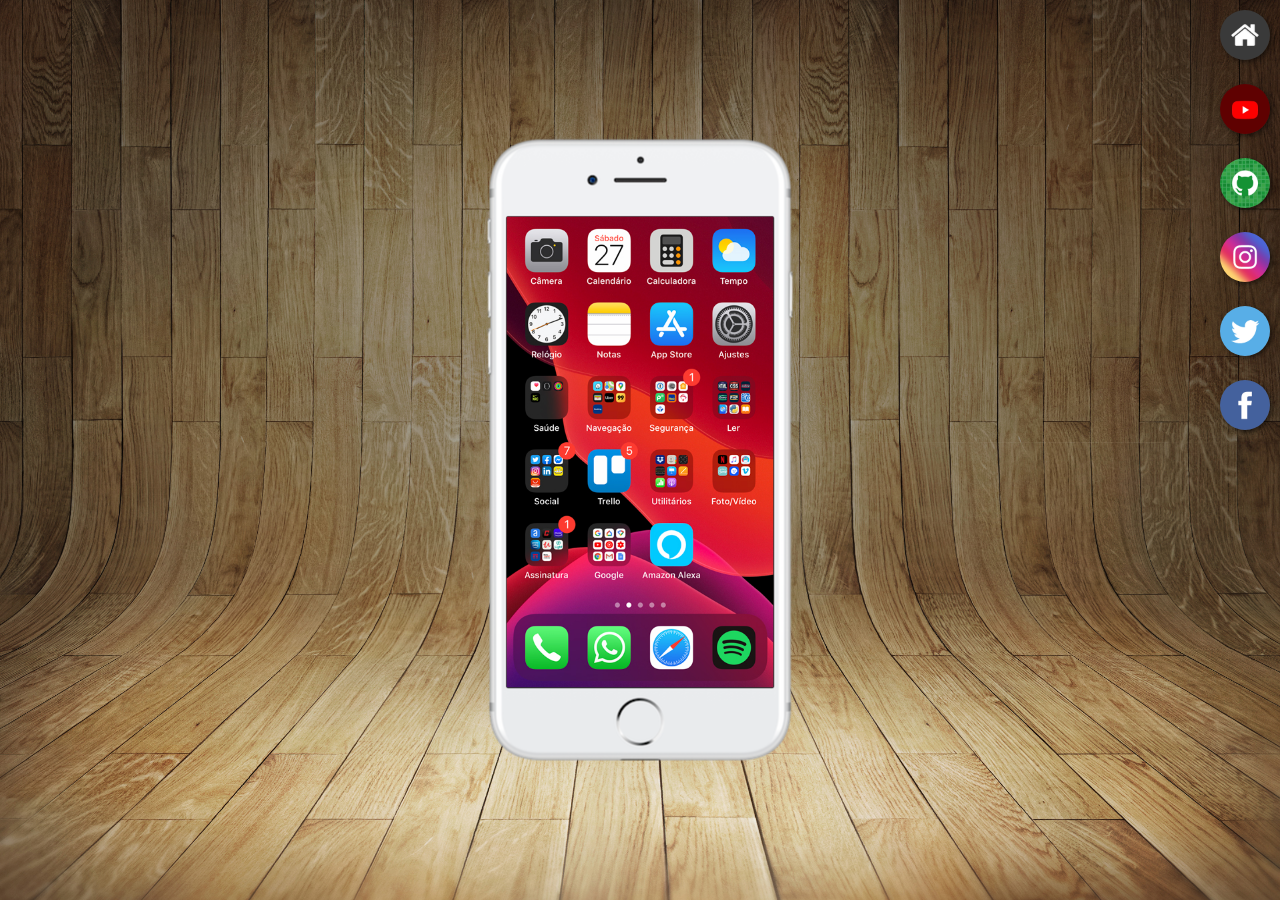
<file: index.html>
<!DOCTYPE html>
<html lang="pt-br">
<head>
    <meta charset="UTF-8">
    <meta name="viewport" content="width=device-width, initial-scale=1.0">
    <title>Projeto Redes Sociais</title>
    <link rel="shortcut icon" href="favicon.ico" type="image/x-icon">
    <link rel="stylesheet" href="estilo/style.css">
</head>
<body>
    <main>
        <section id="telefone">
            <iframe src="home.html" name="tela" id="tela" frameborder="0">Seu navegador não é compativel com isso.</iframe>
        </section>
        <section id="redes-sociais">
            <a href="home.html" target="tela"><img src="imagens/logo-home.jpg" alt="Home"></a>
            <br>
            <a href="youtube.html" target="tela"><img src="imagens/logo-youtube.jpg" alt="YouTube"></a>
            <br>
            <a href="github.html" target="tela"><img src="imagens/logo-github.jpg" alt="GitHub"></a>
            <br>
            <a href="instagram.html" target="tela"><img src="imagens/logo-instagram.jpg" alt="Instagram"></a>
            <br>
            <a href="twitter.html" target="tela"><img src="imagens/logo-twitter.jpg" alt="Twitter"></a>
            <br>
            <a href="facebook.html" target="tela"><img src="imagens/logo-facebook.jpg" alt="Facebook"></a>
        </section>
    </main>
</body>
</html>
</file>
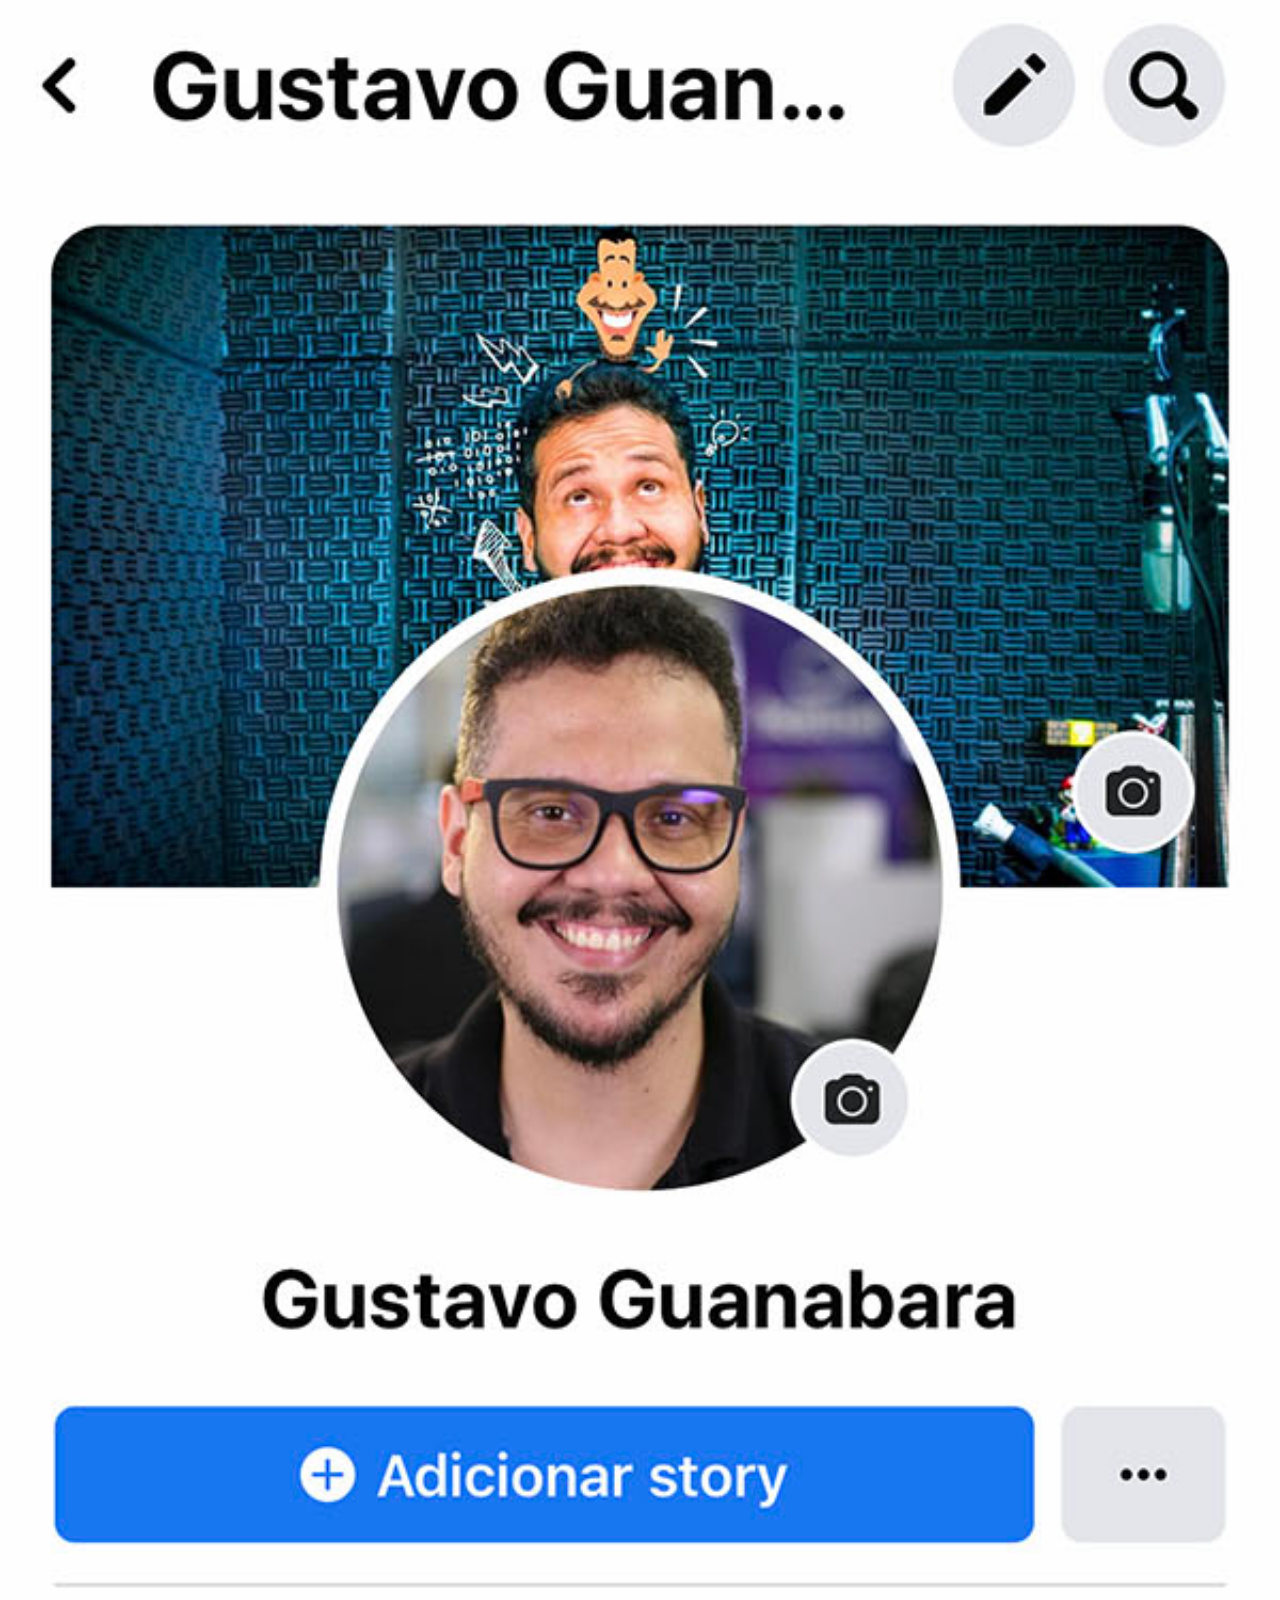
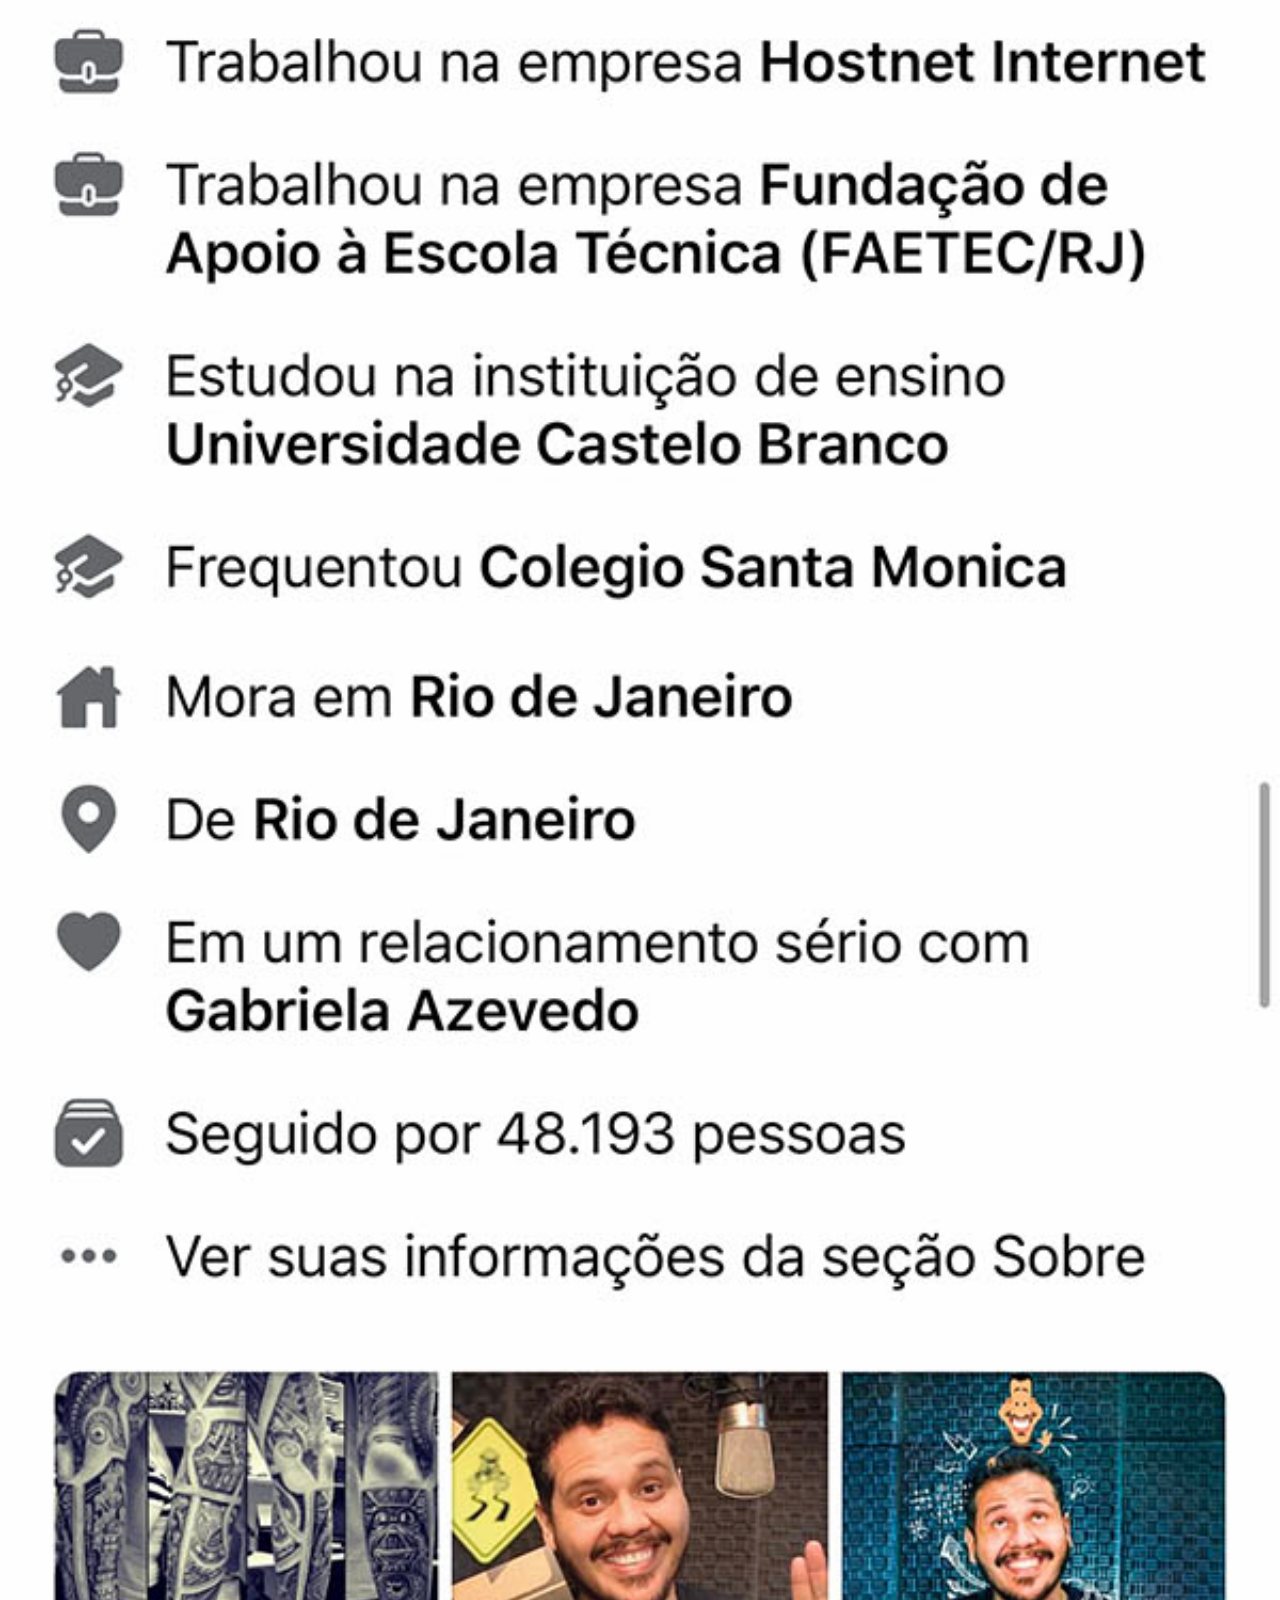
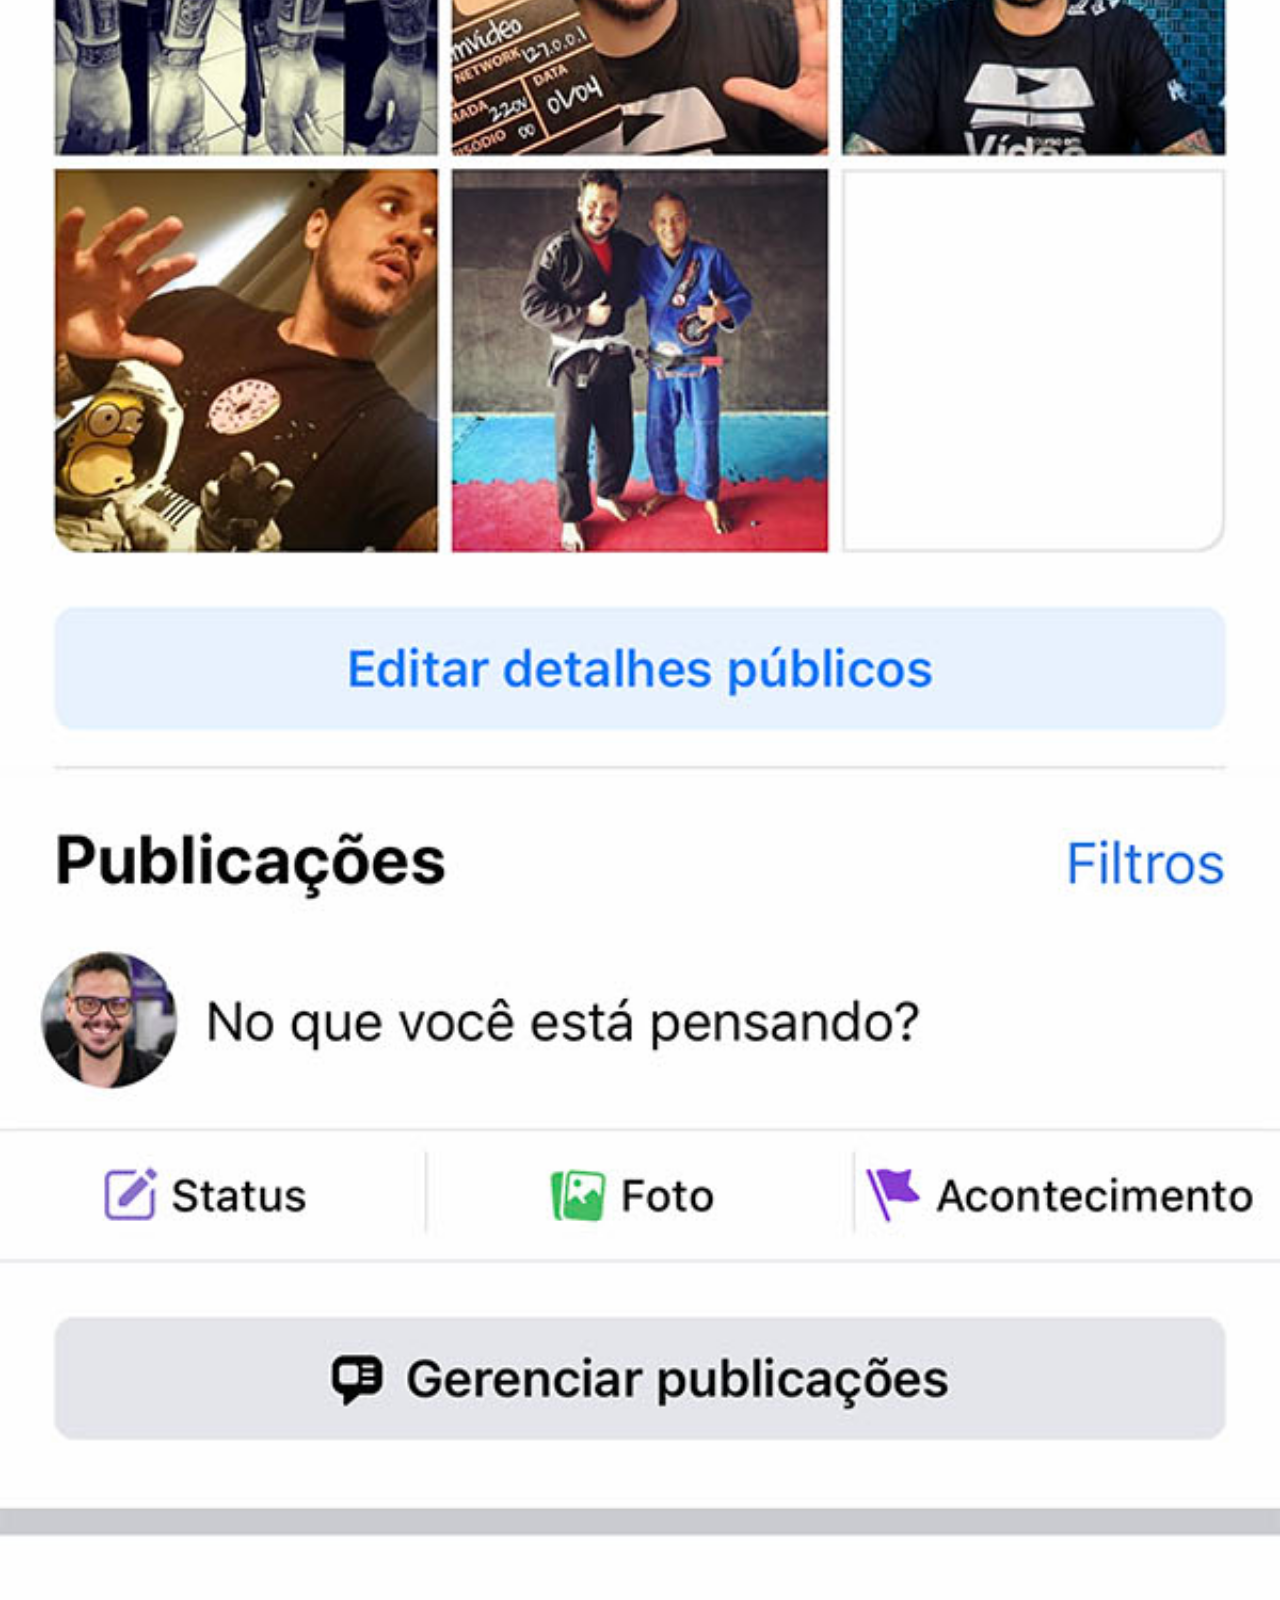
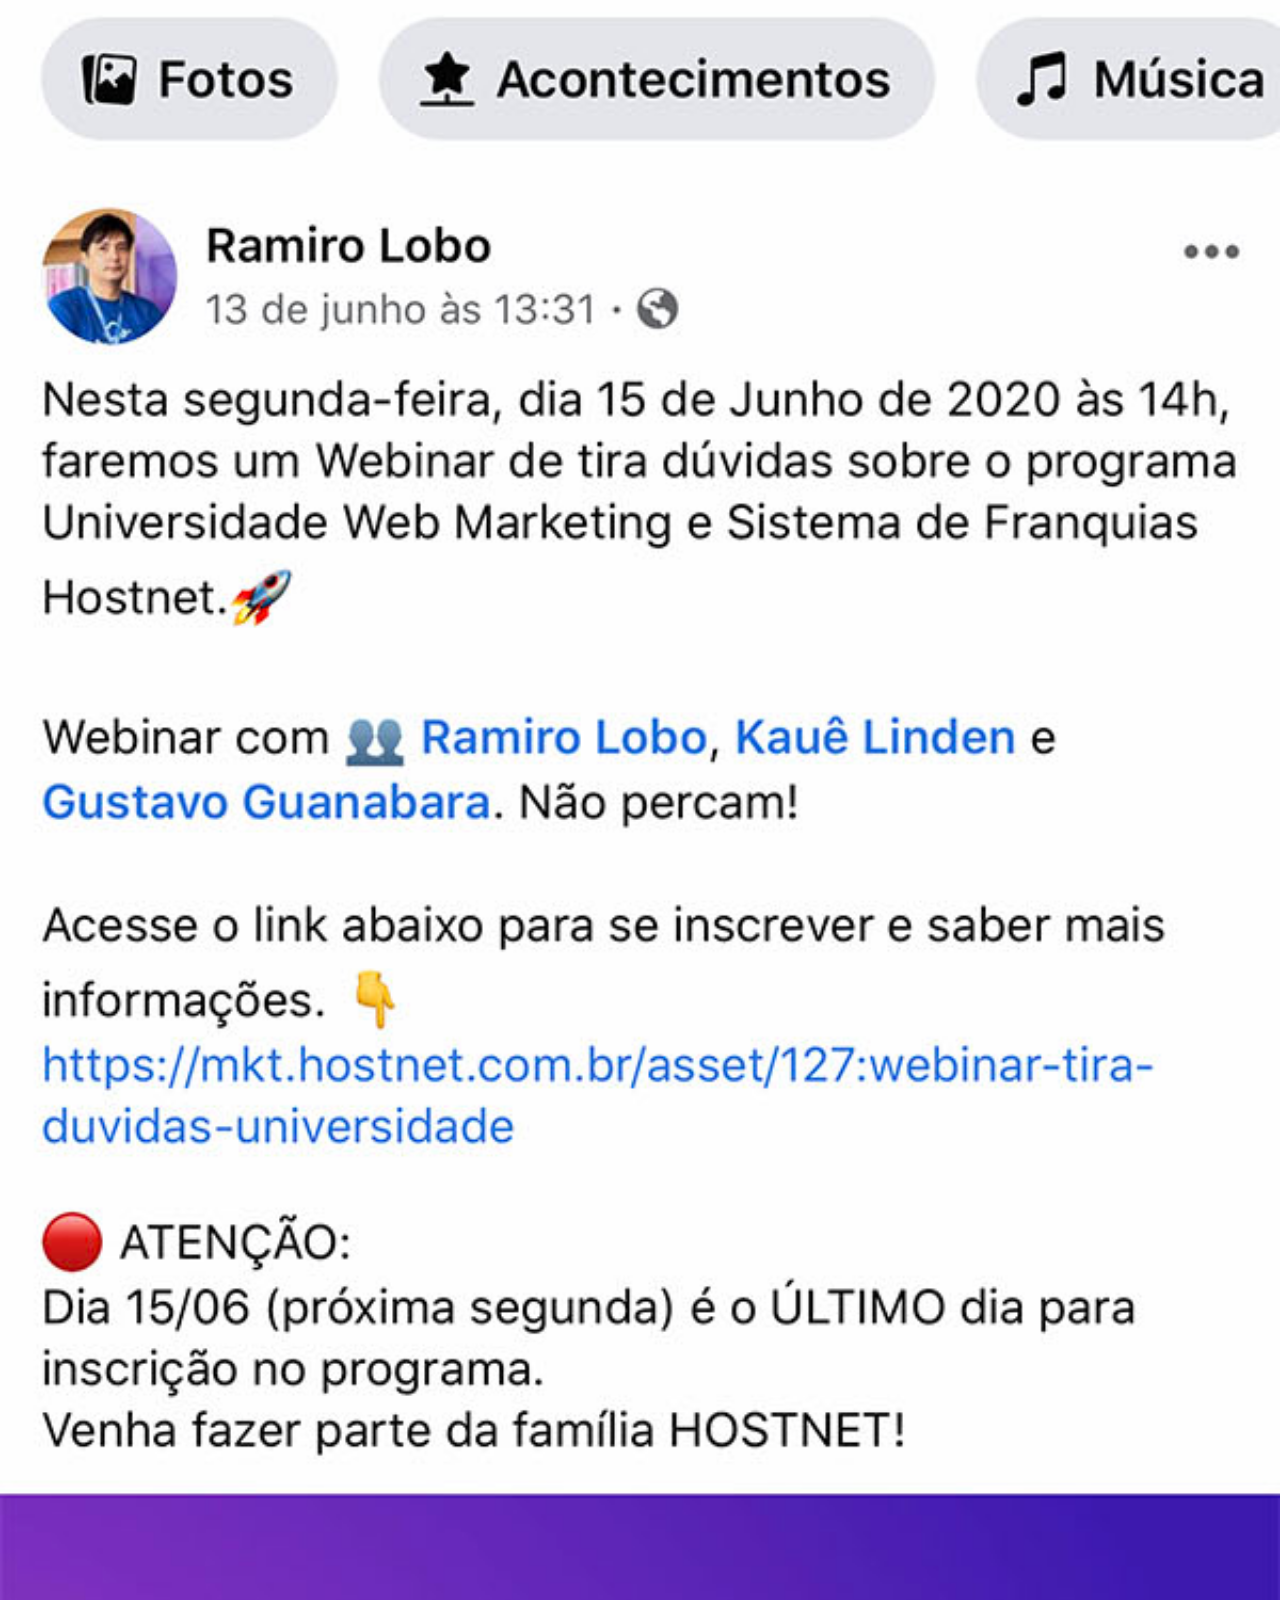
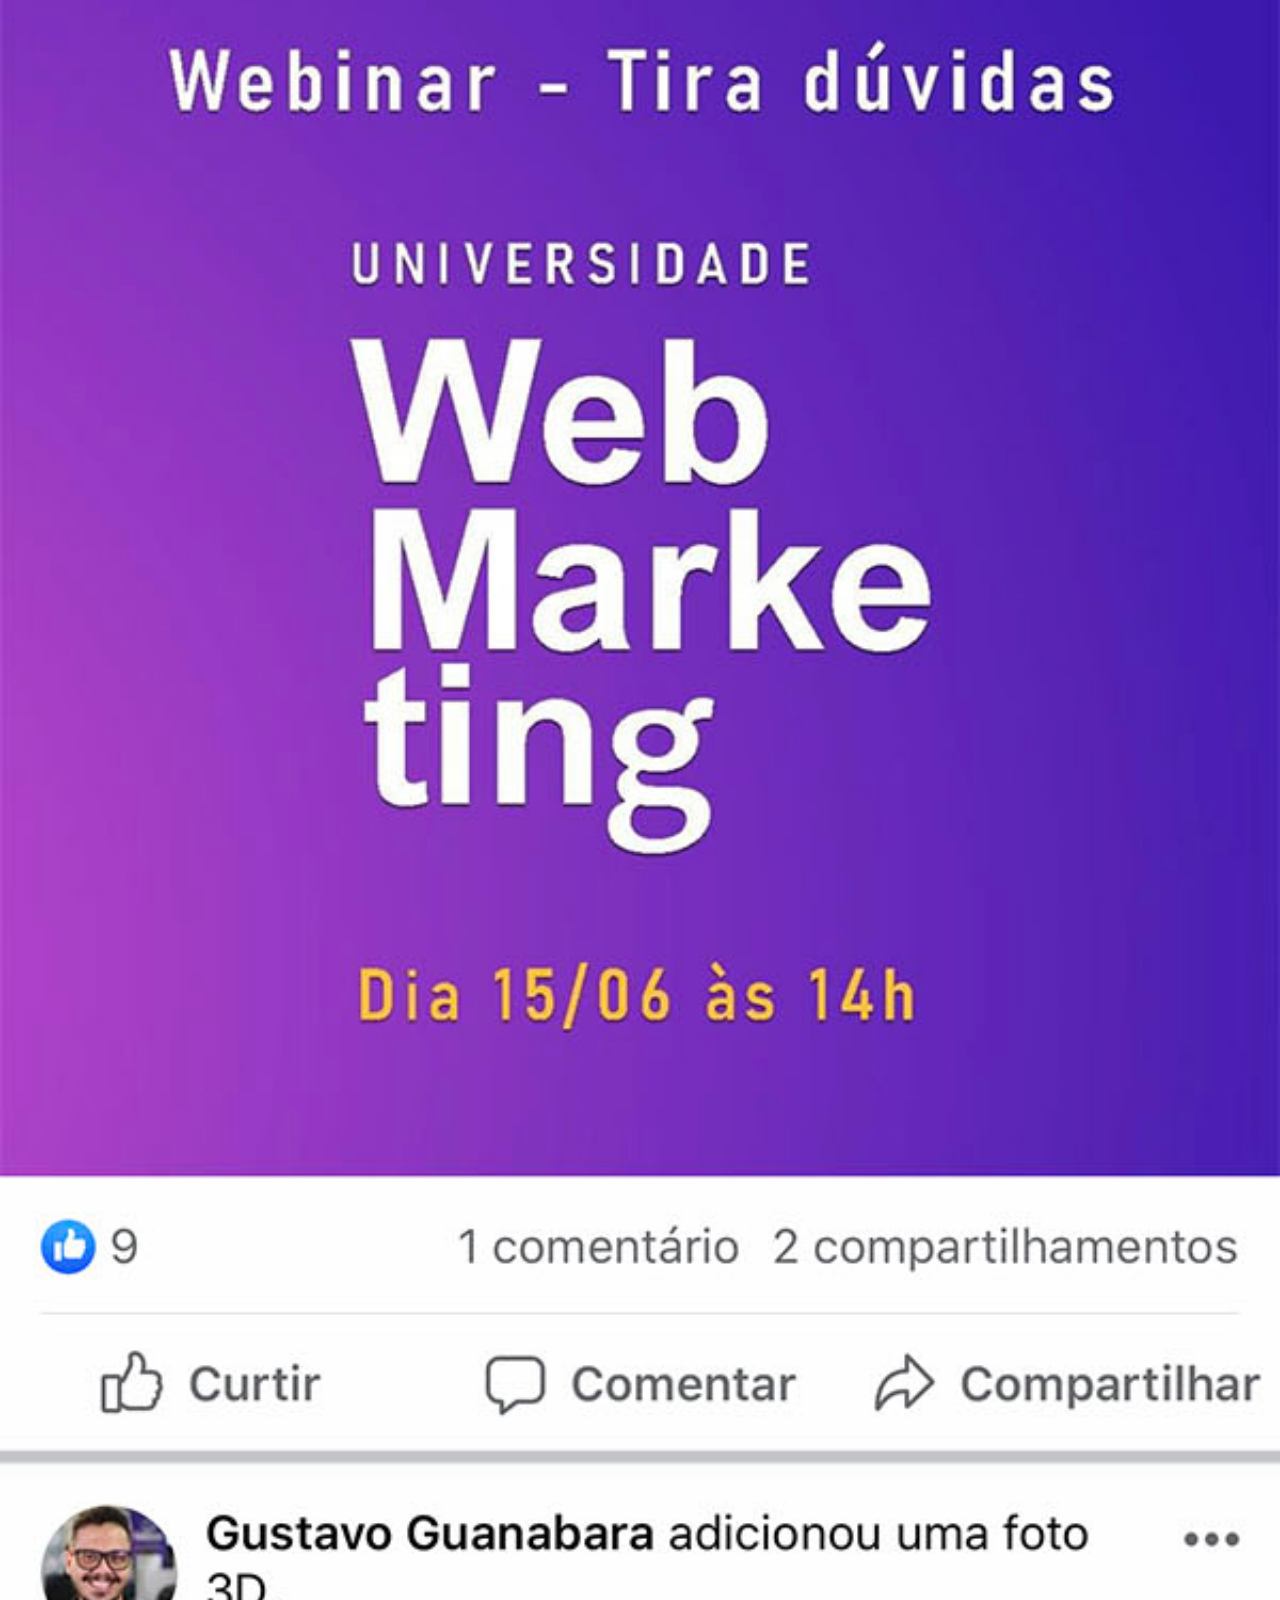
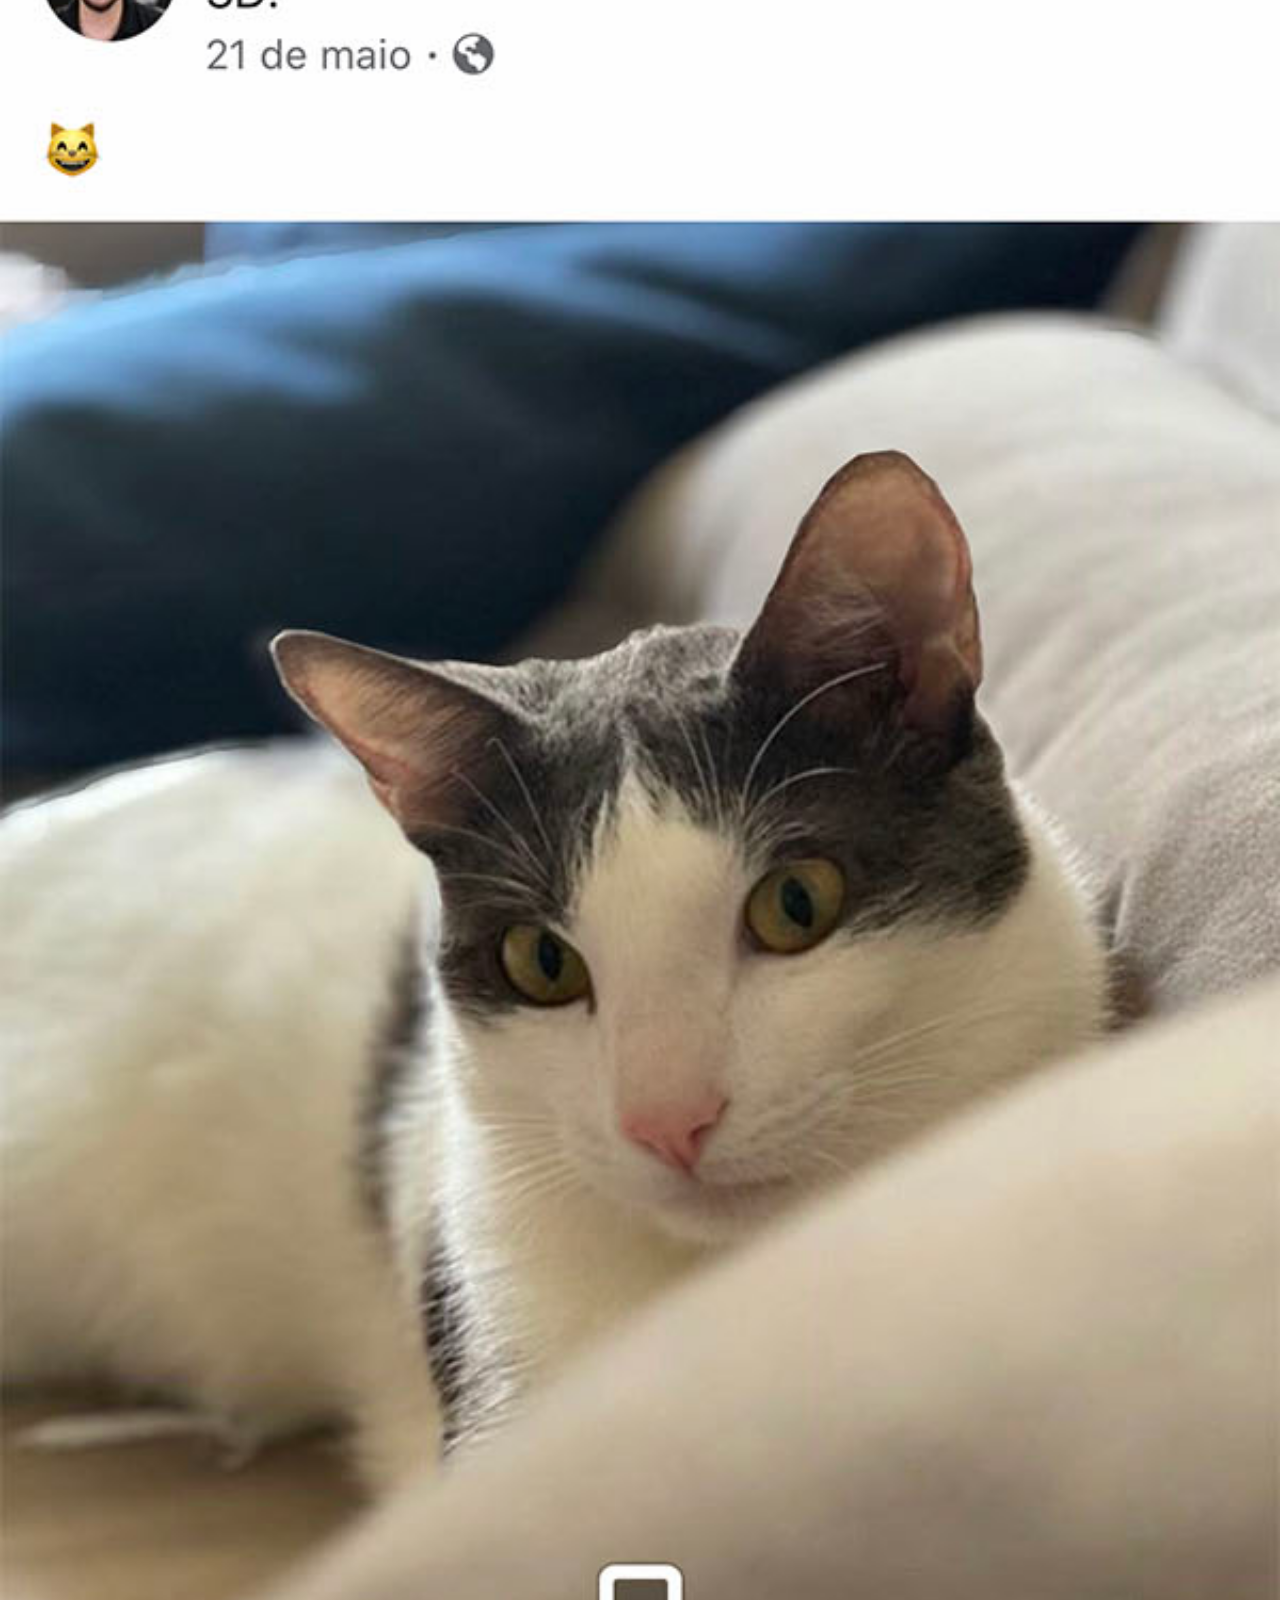
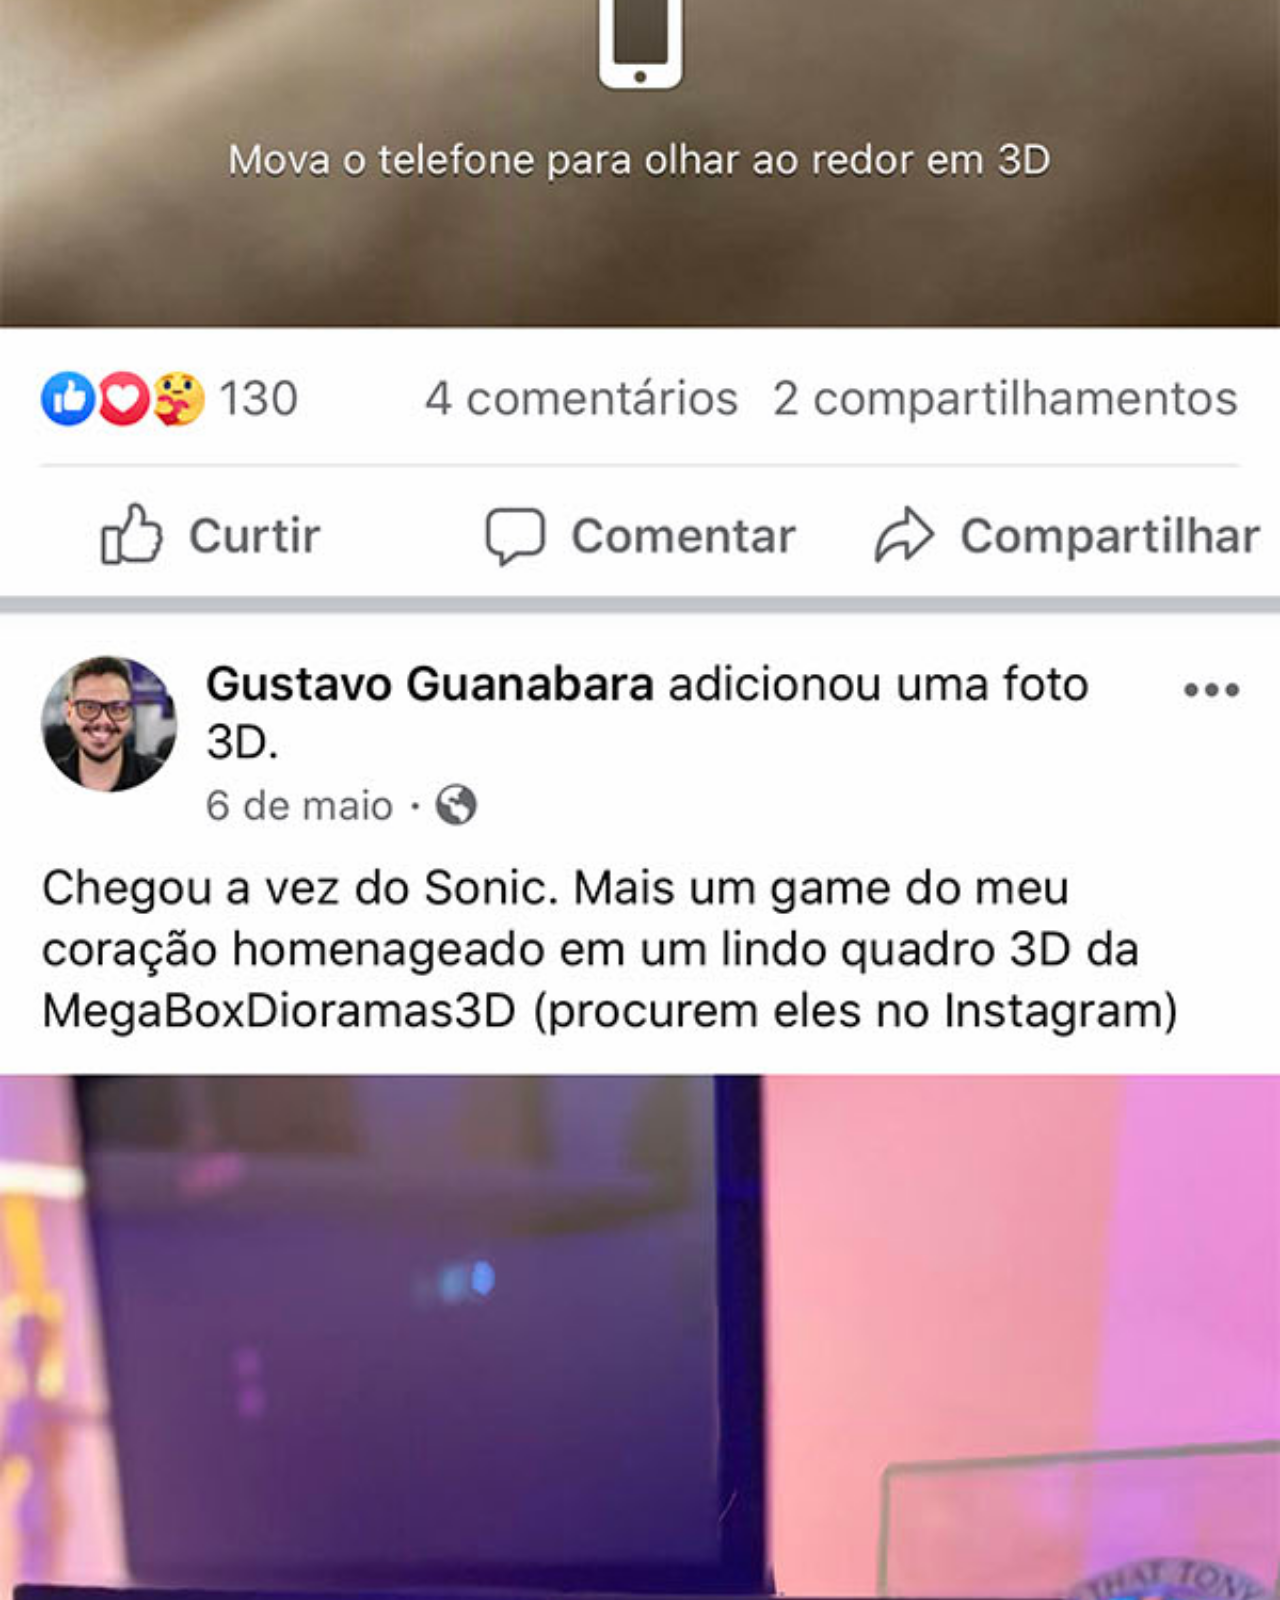
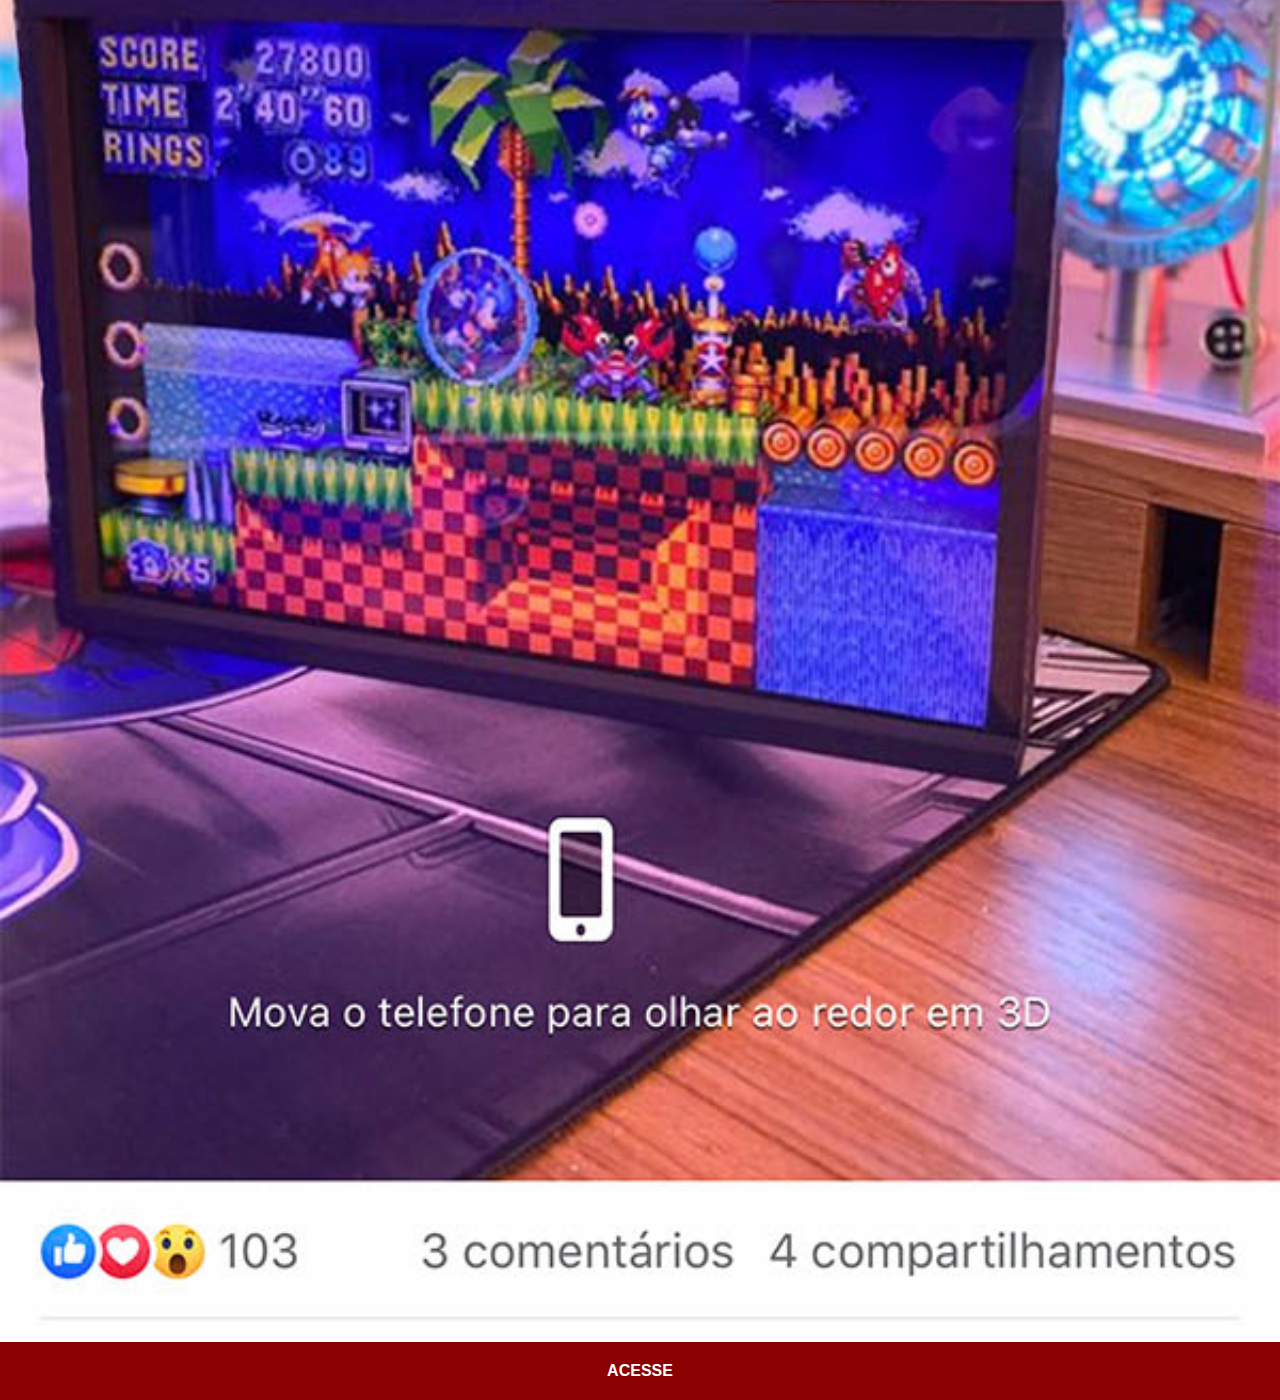
<file: facebook.html>
<!DOCTYPE html>
<html lang="pt-br">
<head>
    <meta charset="UTF-8">
    <meta name="viewport" content="width=device-width, initial-scale=1.0">
    <title>Facebookt</title>
    <link rel="stylesheet" href="estilo/social.css">
</head>
<body>
    <img src="imagens/tela-facebook.jpg" alt="Facebook">
    <a href="facebook.html" target="_blank">ACESSE</a>
</body>
</html>
</file>
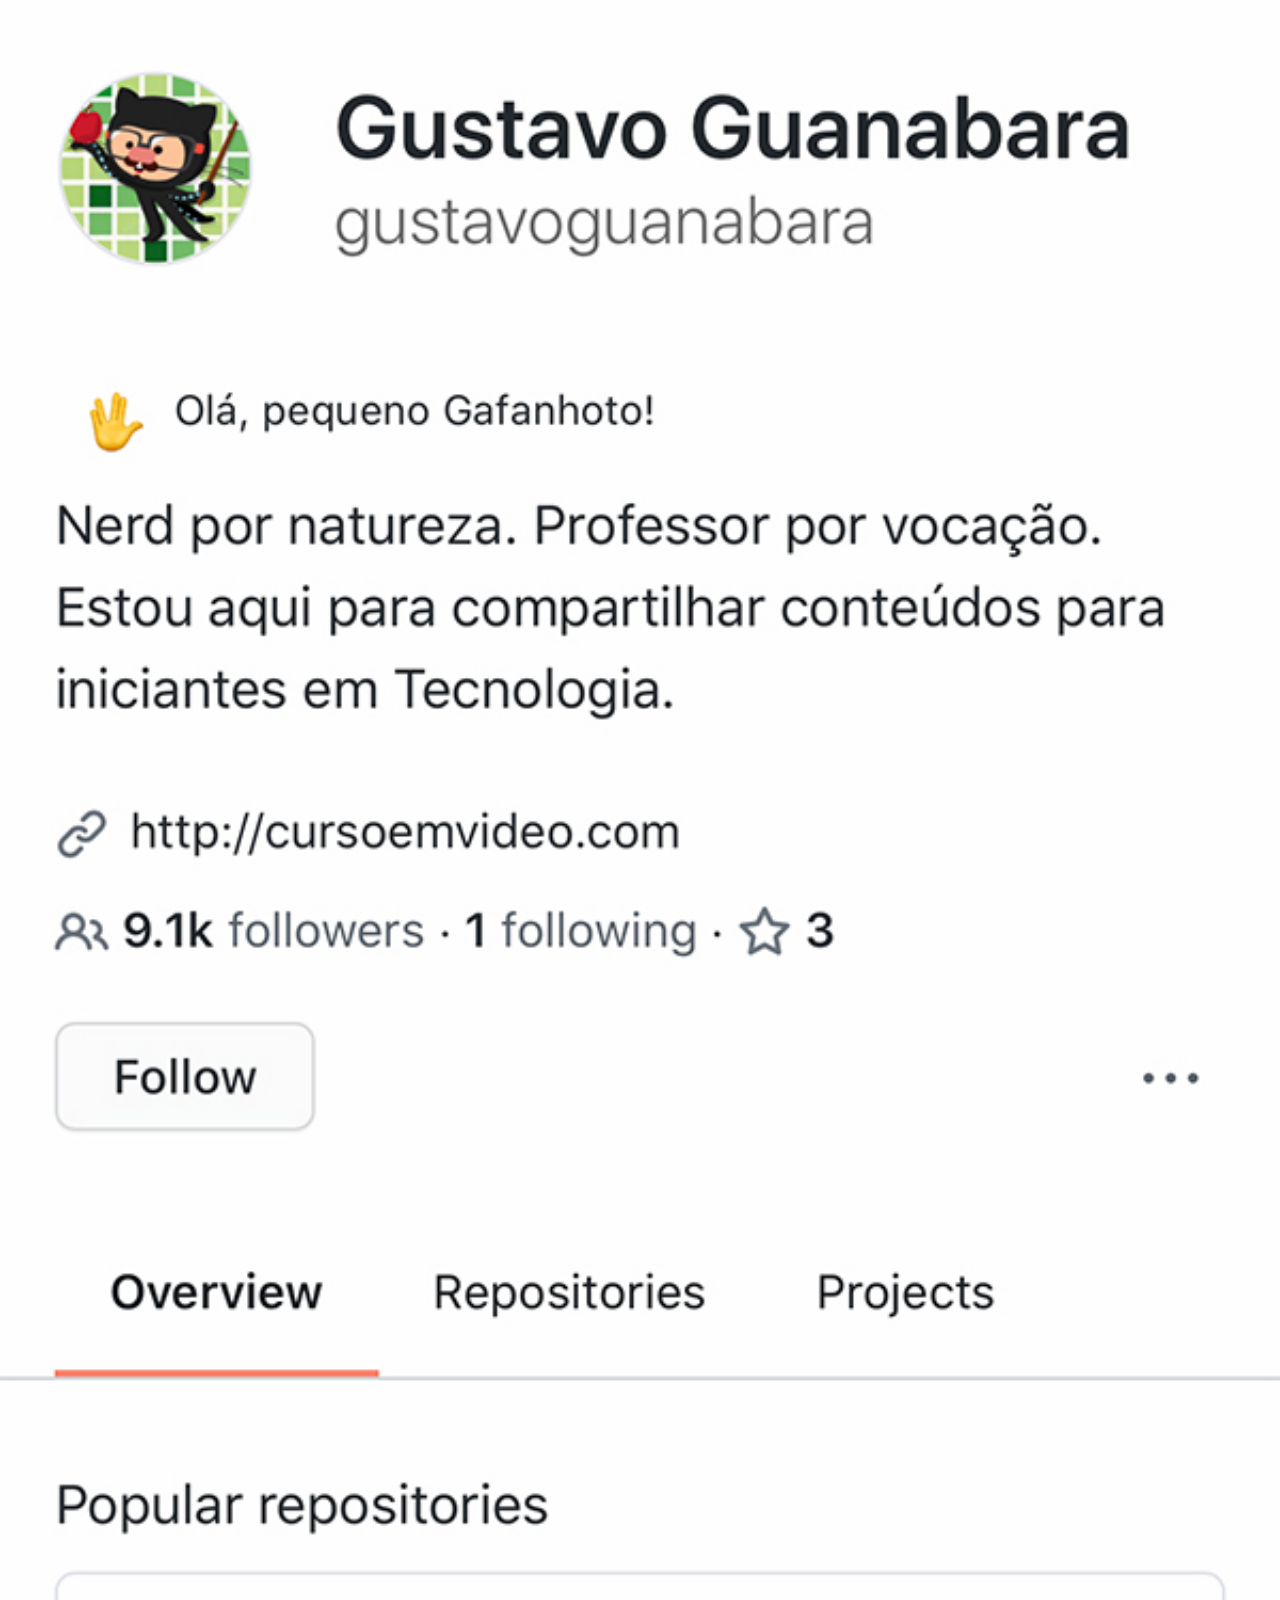
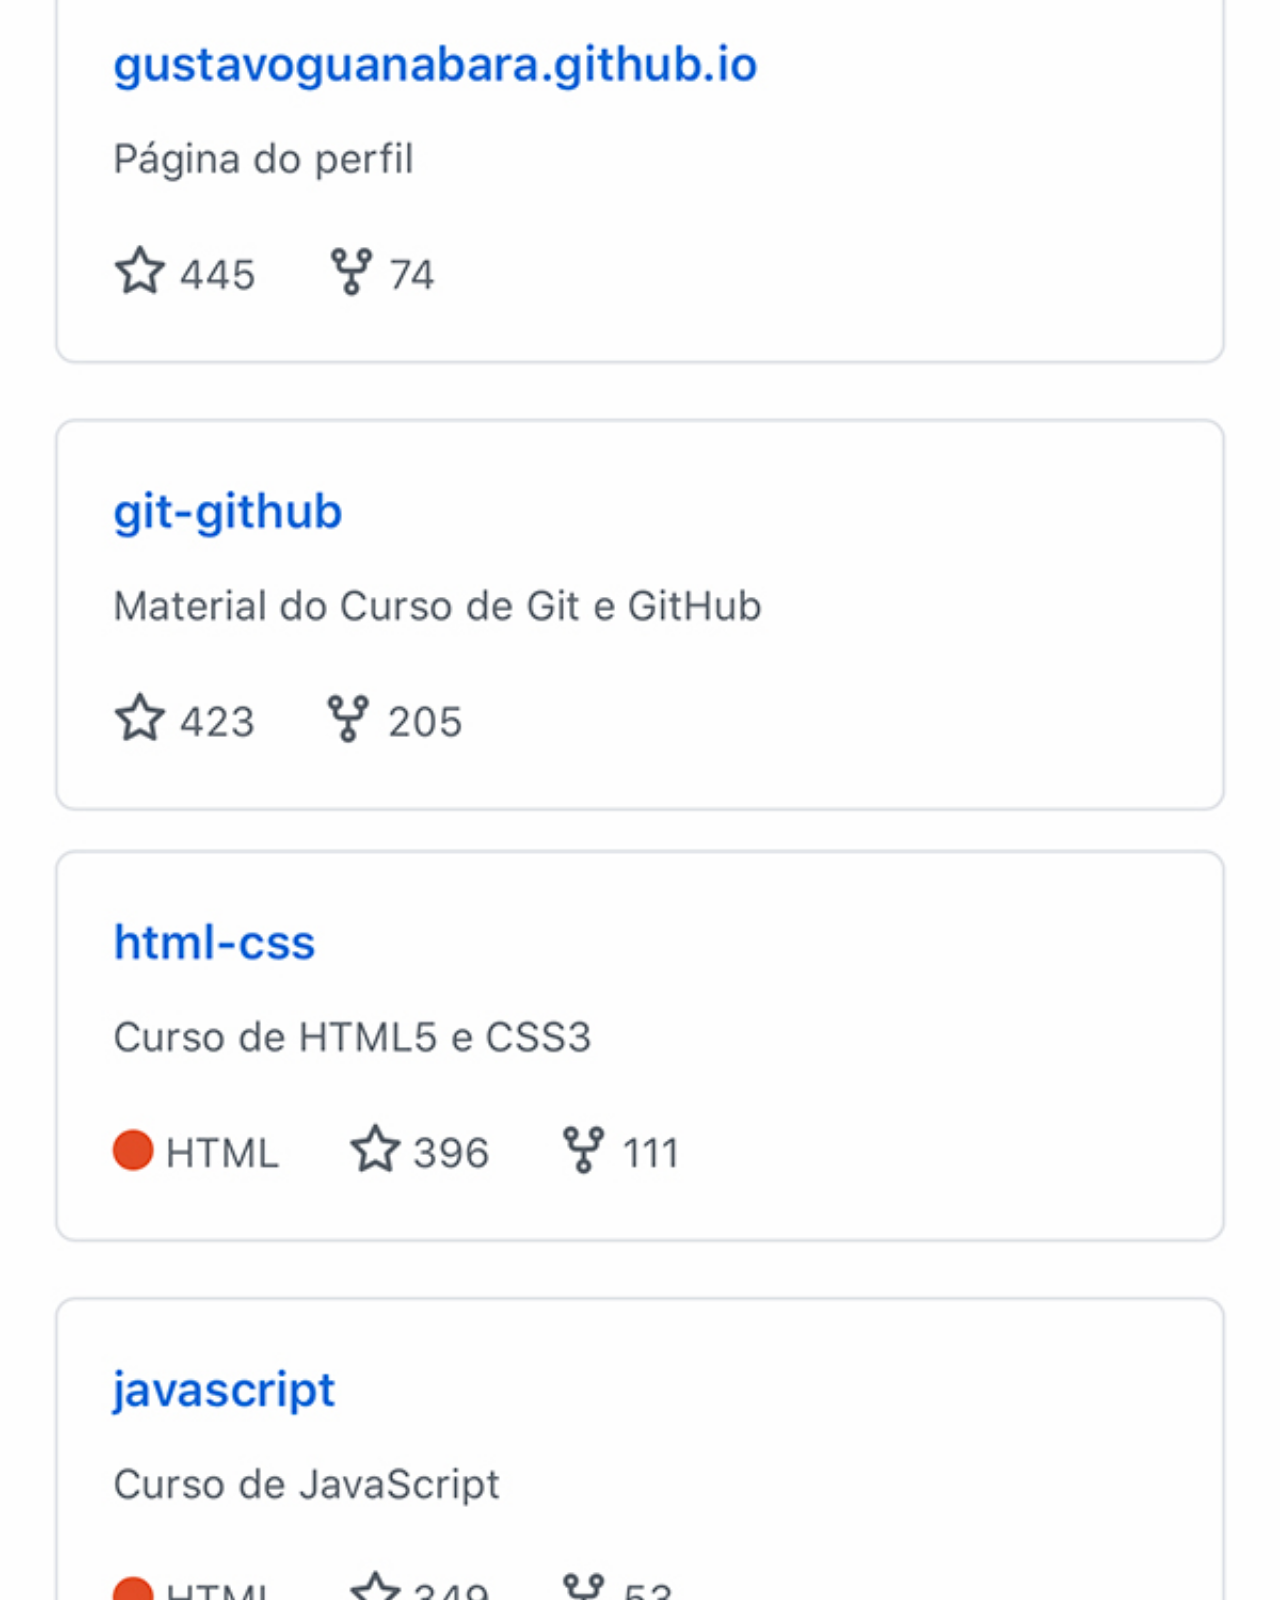
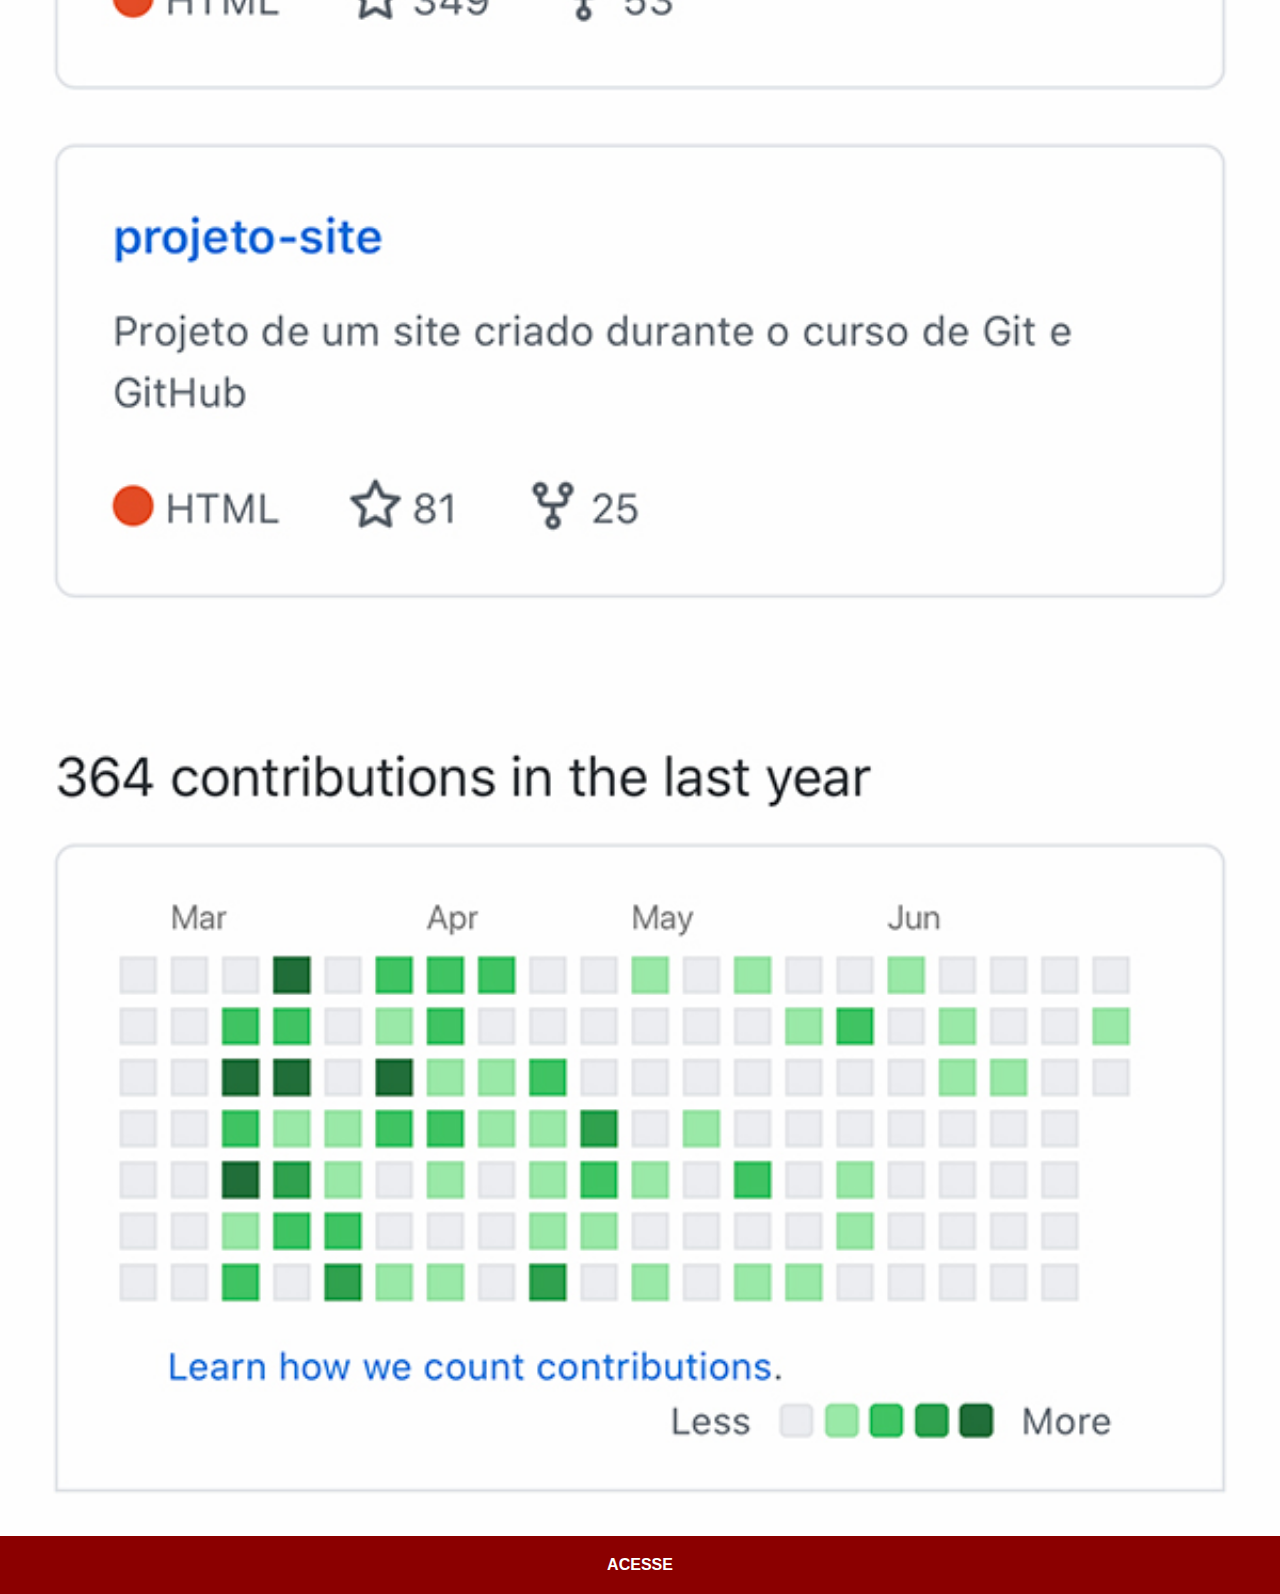
<file: github.html>
<!DOCTYPE html>
<html lang="pt-br">
<head>
    <meta charset="UTF-8">
    <meta name="viewport" content="width=device-width, initial-scale=1.0">
    <title>GitHub</title>
    <link rel="stylesheet" href="estilo/social.css">
</head>
<body>
    <img src="imagens/tela-github.jpg" alt="GitHub">
    <a href="https://github.com/ChPatricks" target="_blank">ACESSE</a>
</body>
</html>
</file>
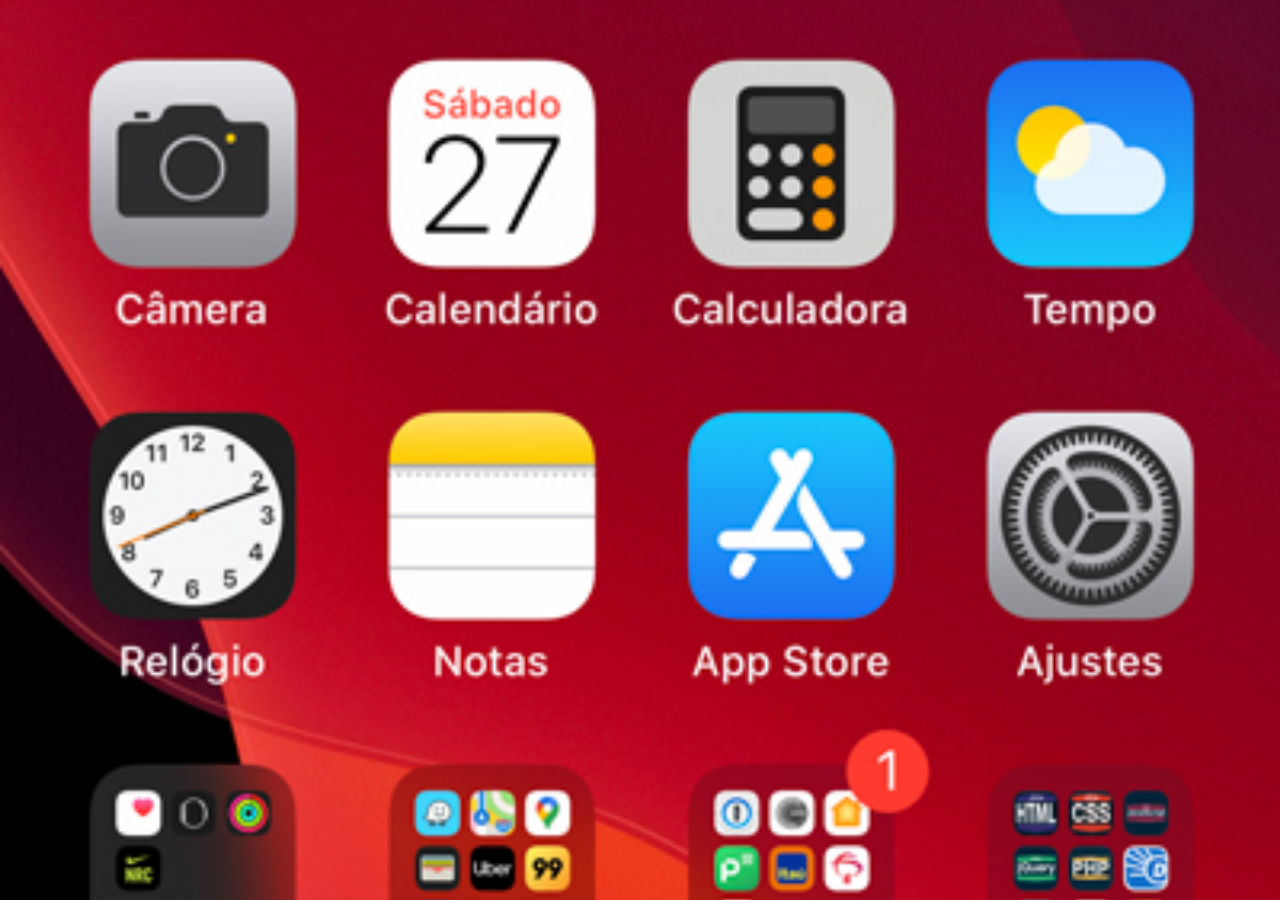
<file: home.html>
<!DOCTYPE html>
<html lang="pt-br">
<head>
    <meta charset="UTF-8">
    <meta name="viewport" content="width=device-width, initial-scale=1.0">
    <title>Home</title>
</head>
<style>
    *{
        margin: 0px;
        padding: 0px;
    }

    body{
        height: 100vh;
        width: 100%;
        background: black url(imagens/tela-home.jpg) no-repeat top center;
        background-size: cover;
    }
</style>

<body>
    
</body>
</html>
</file>
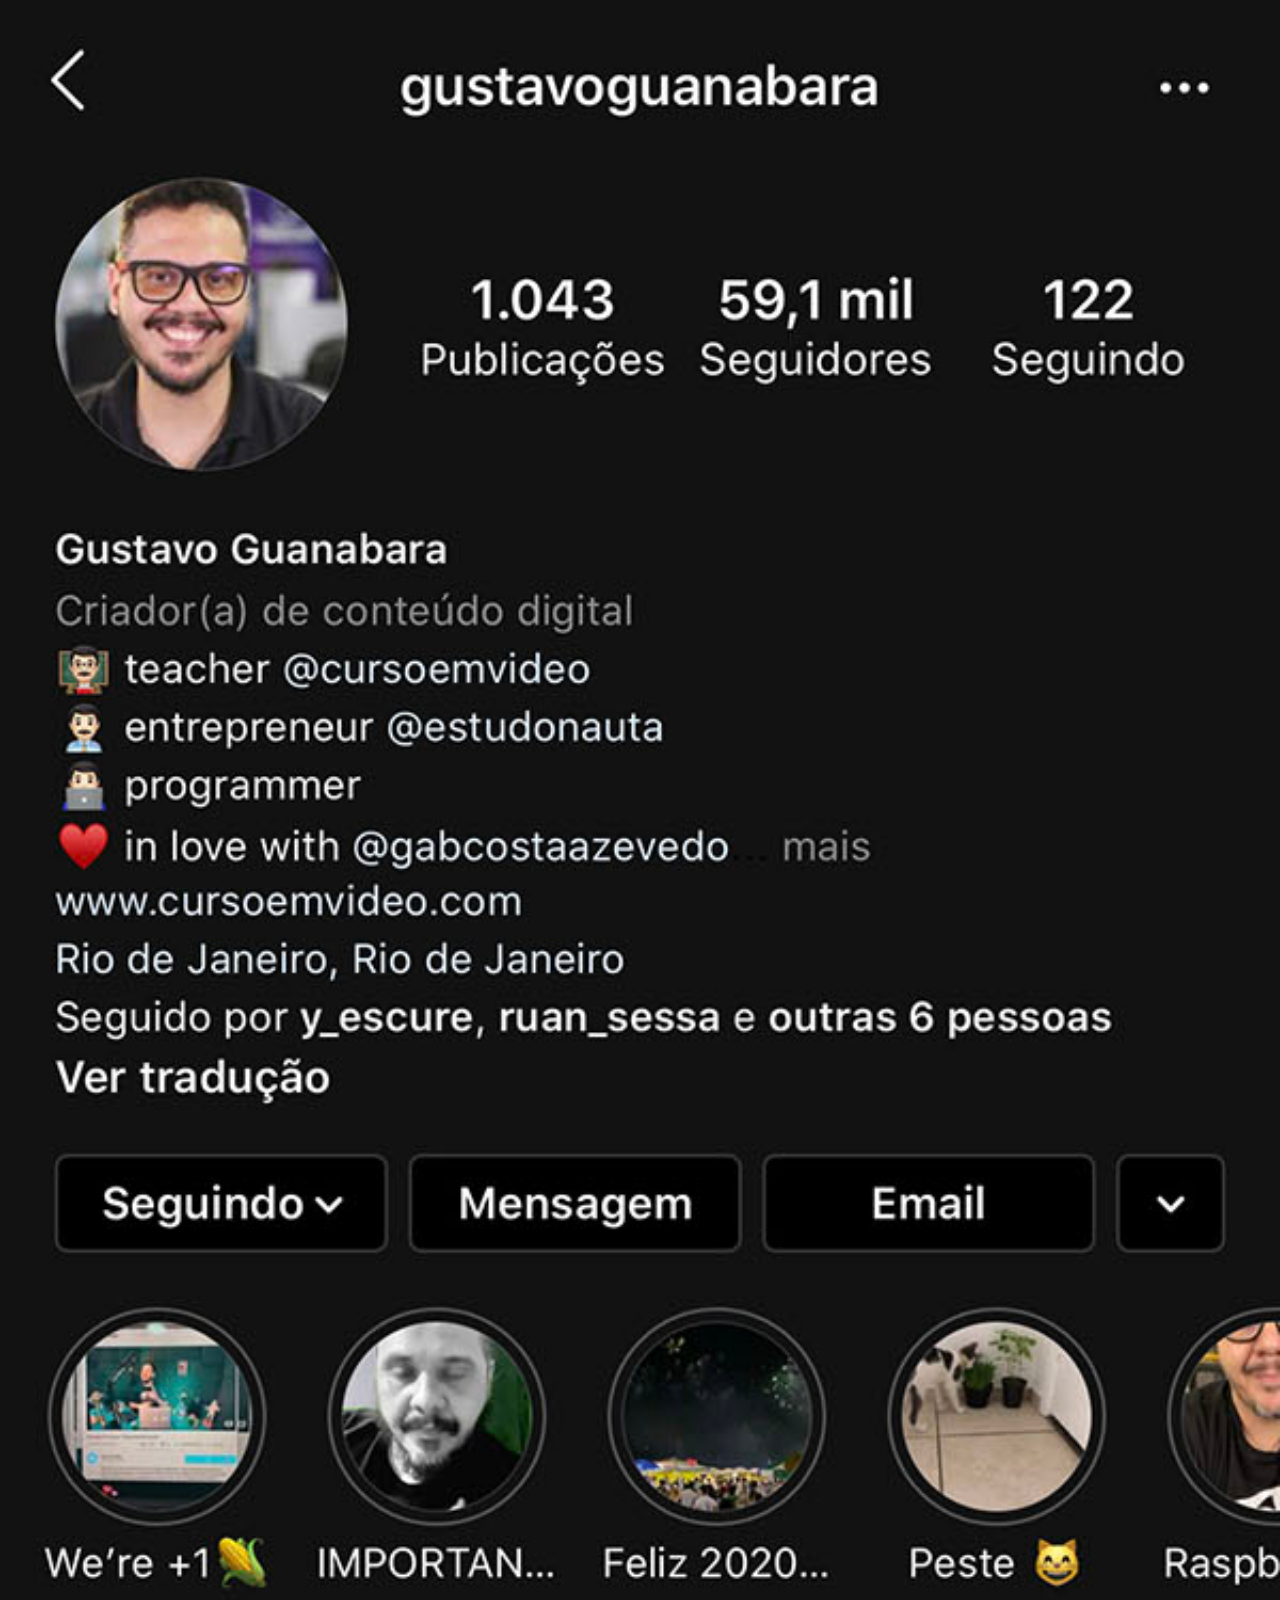
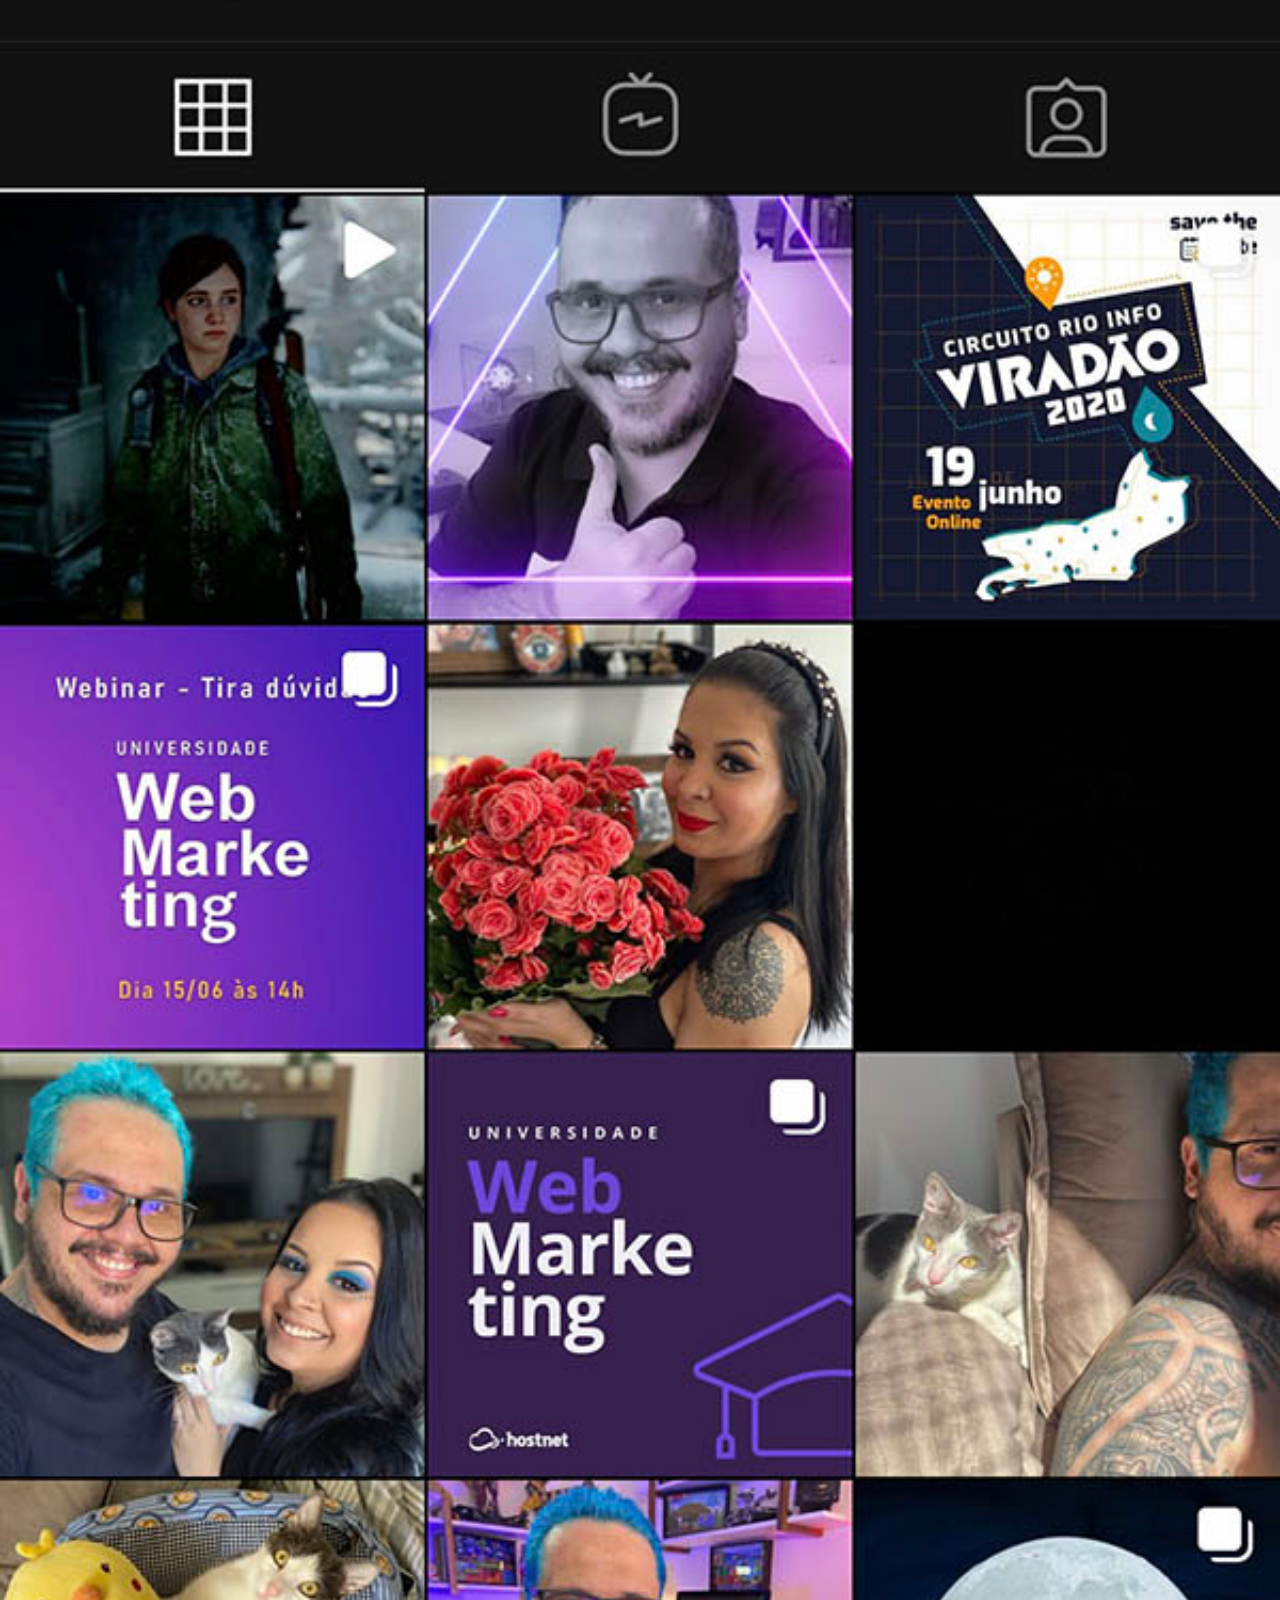
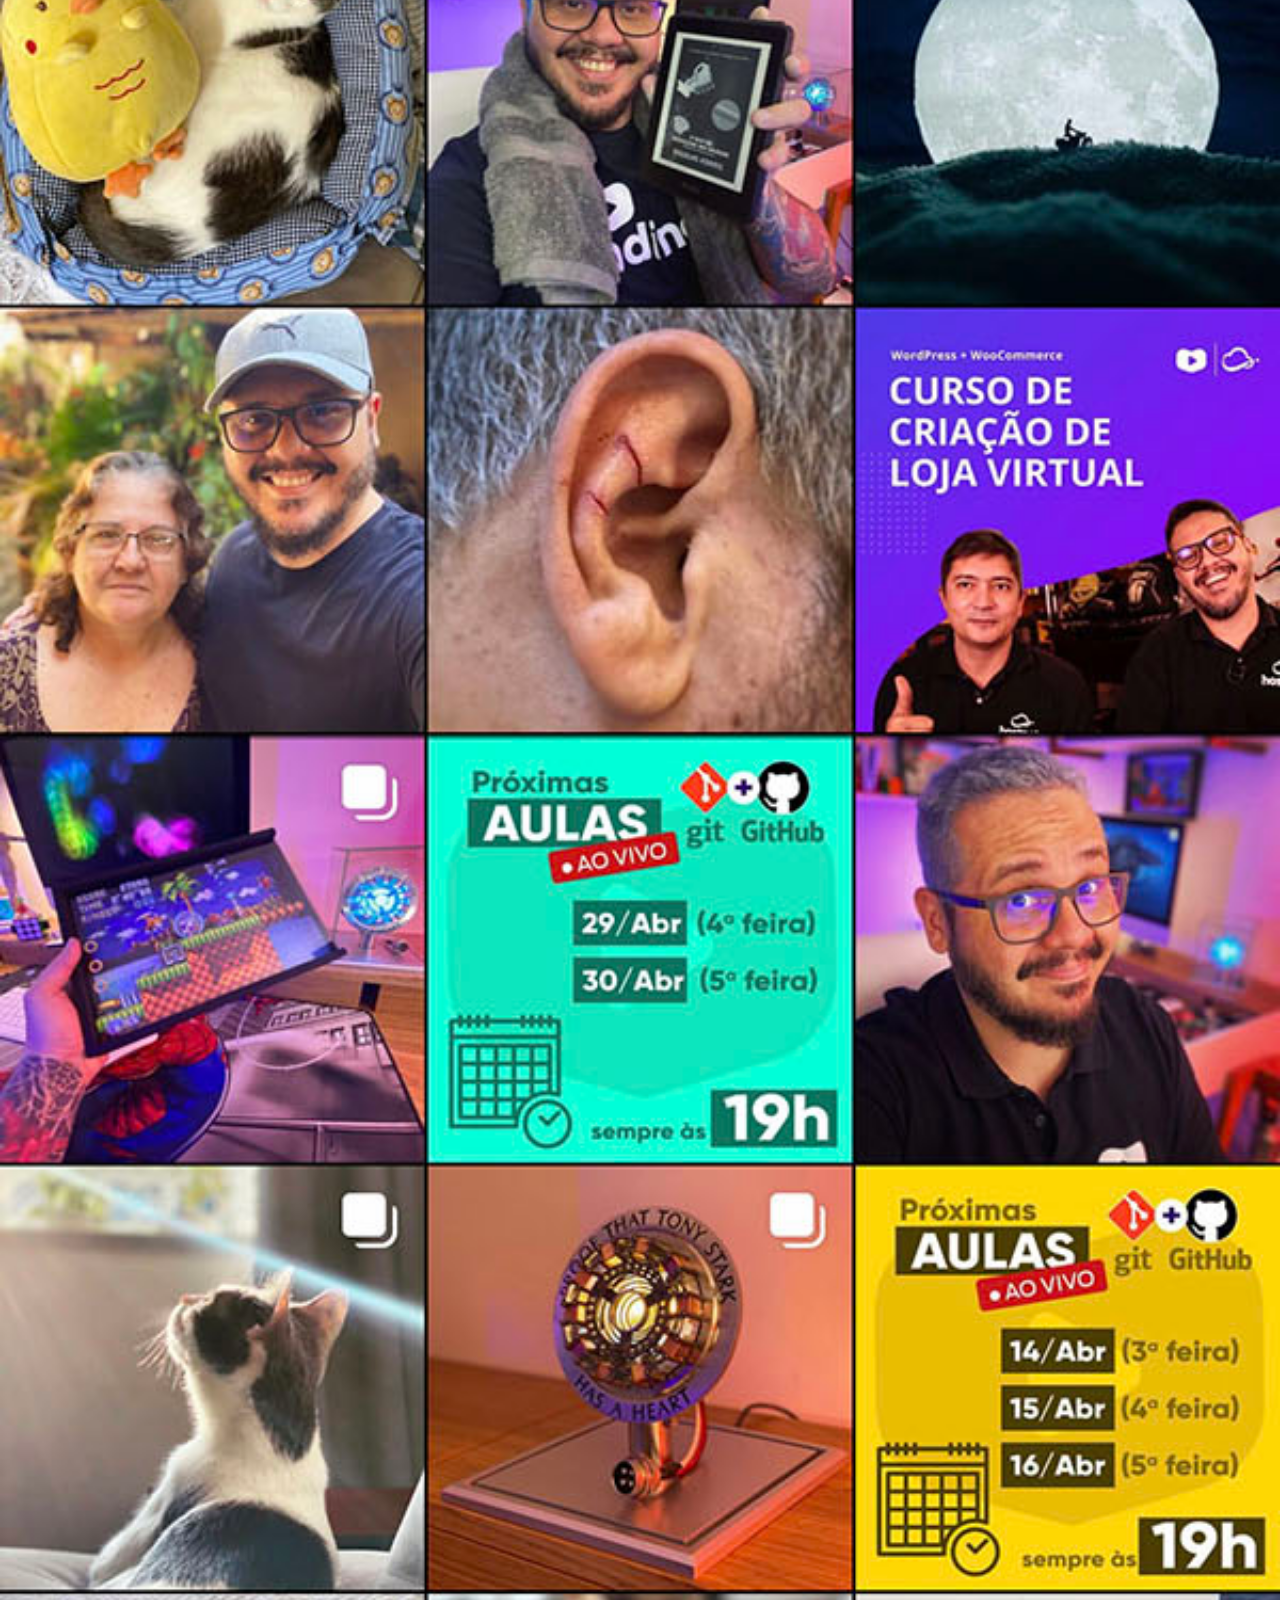
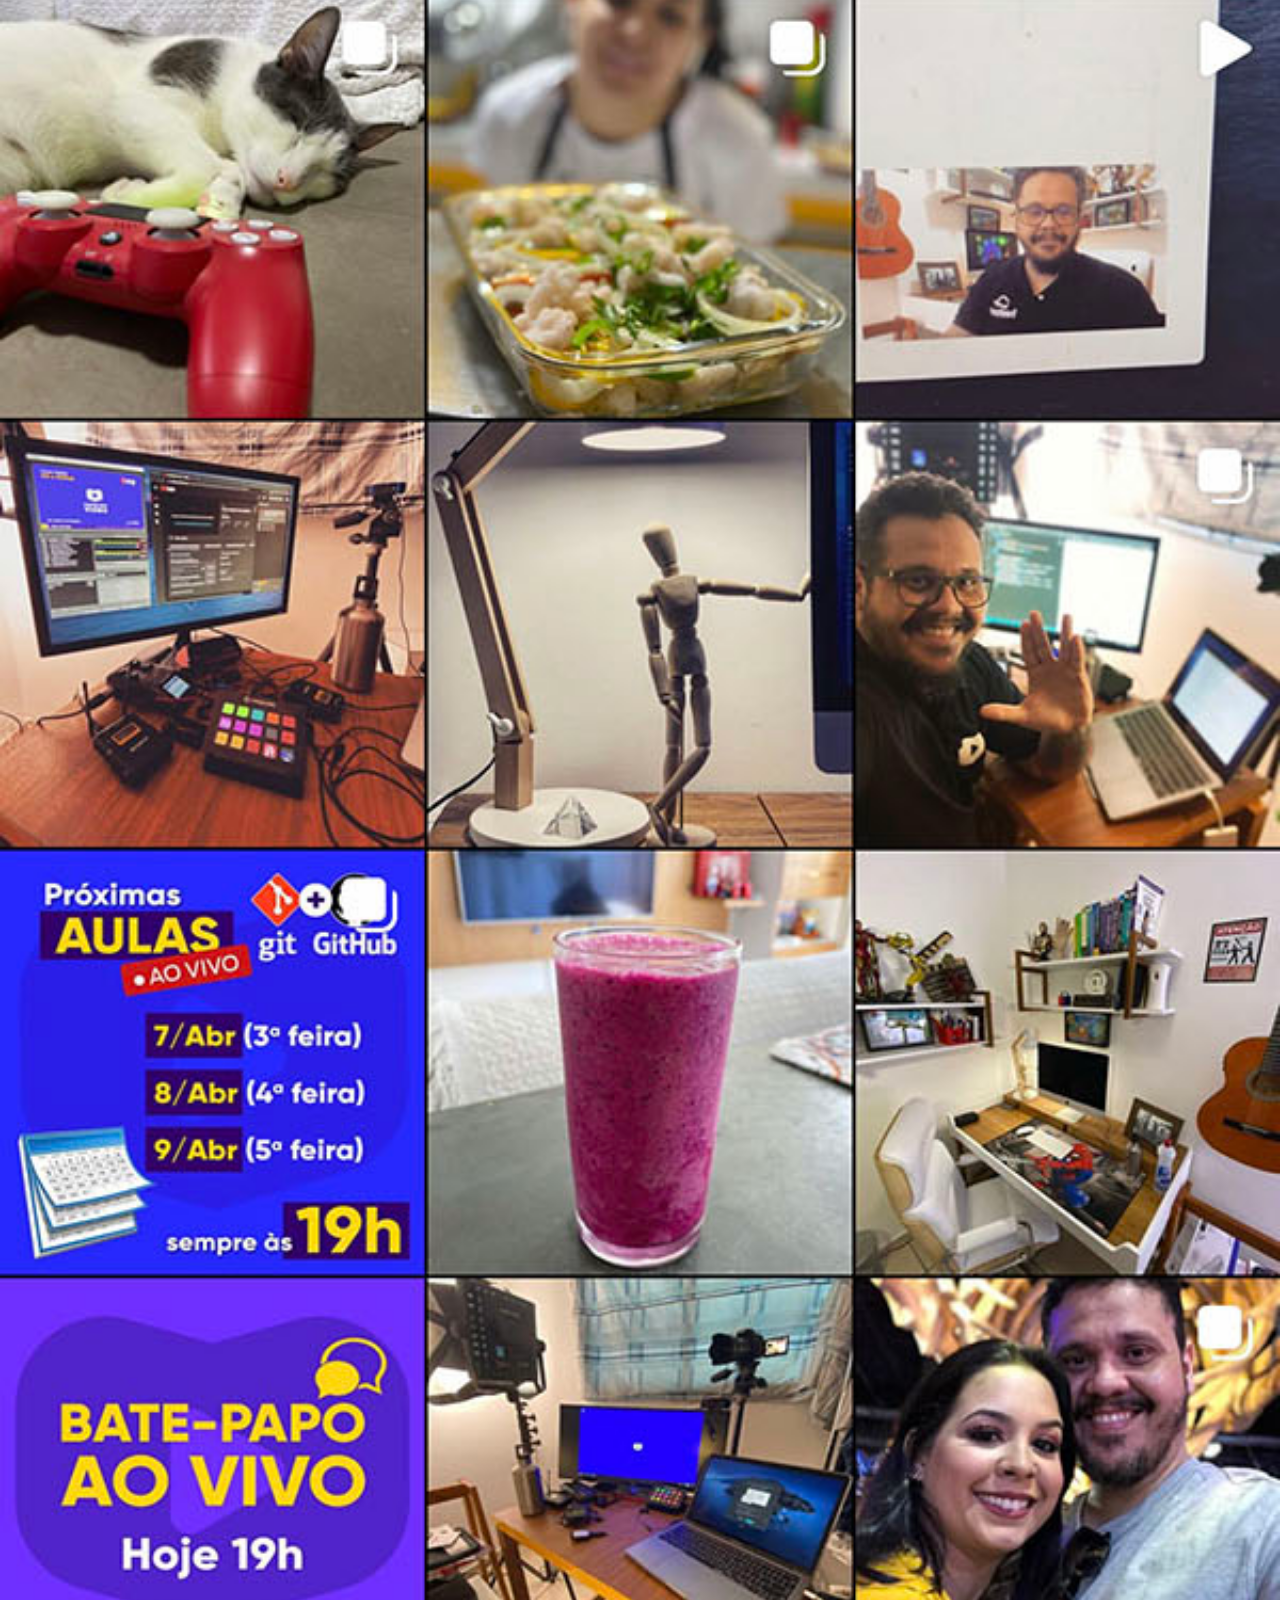
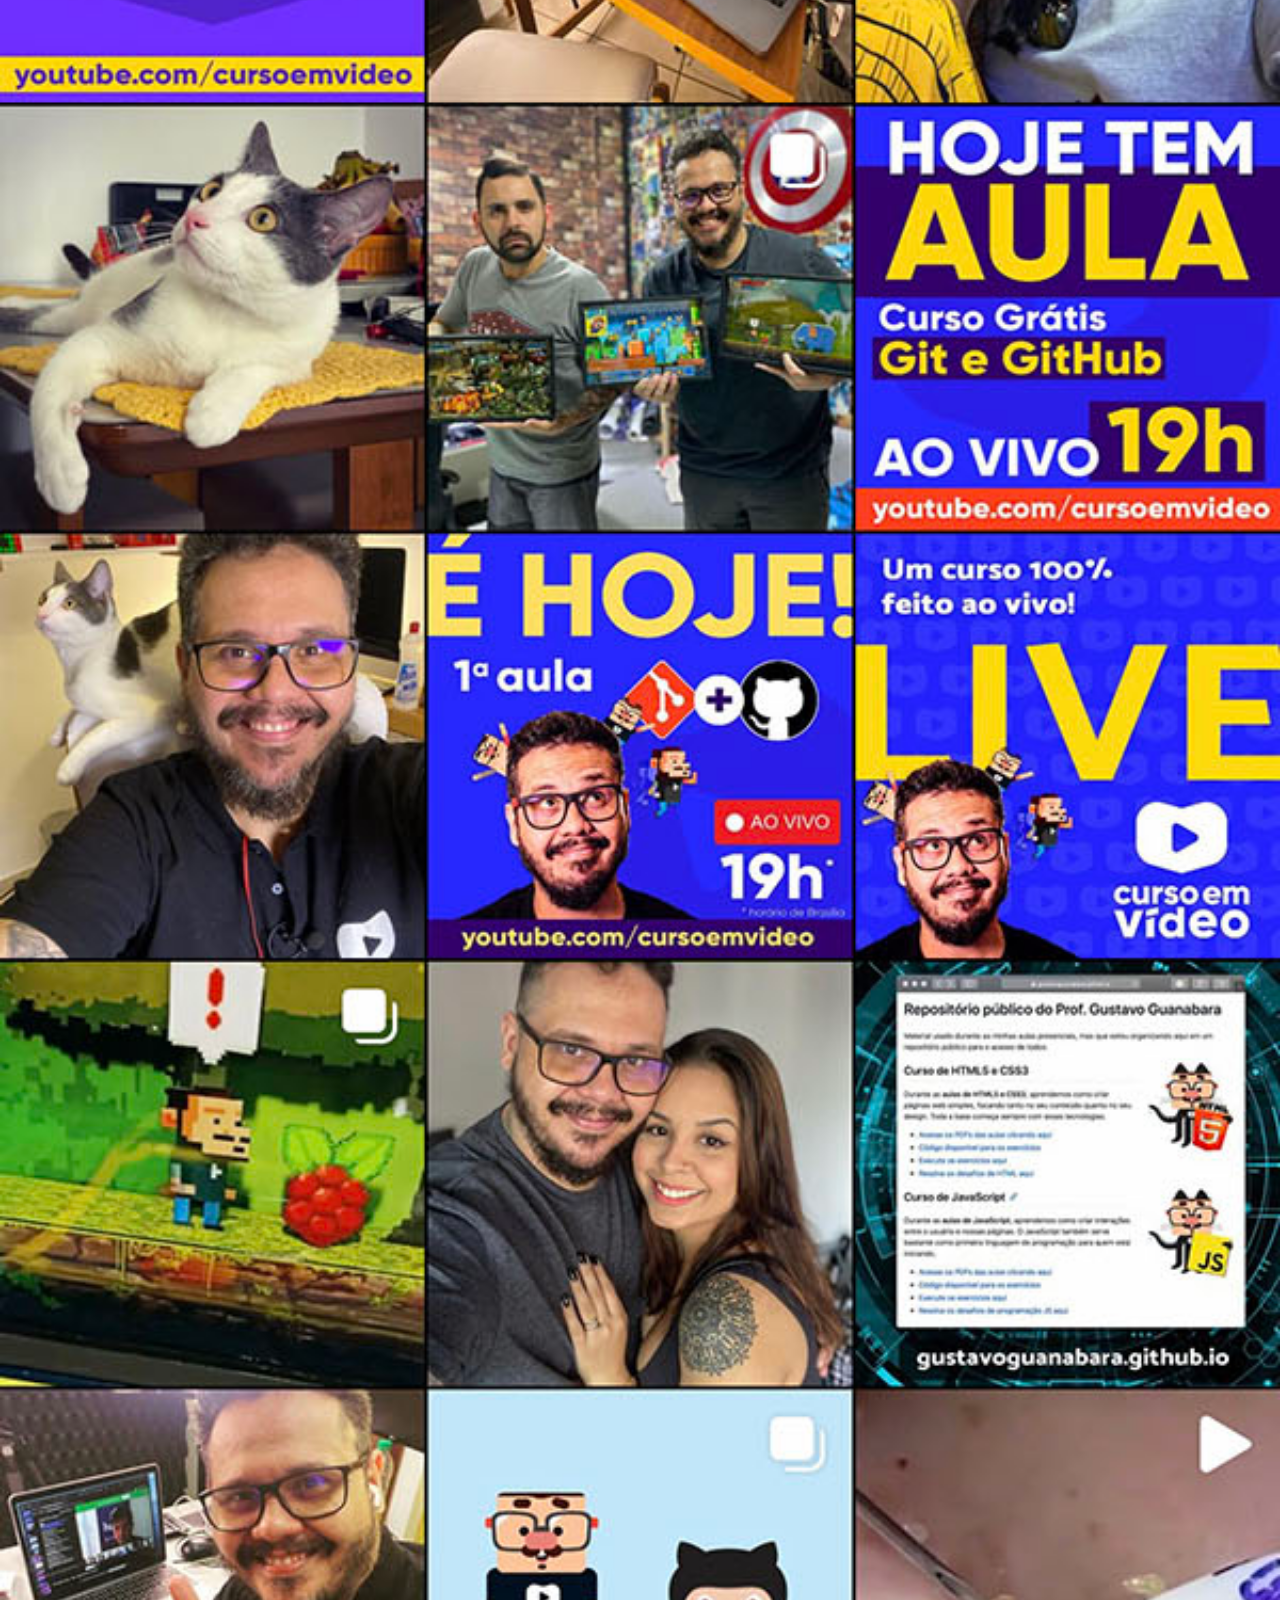
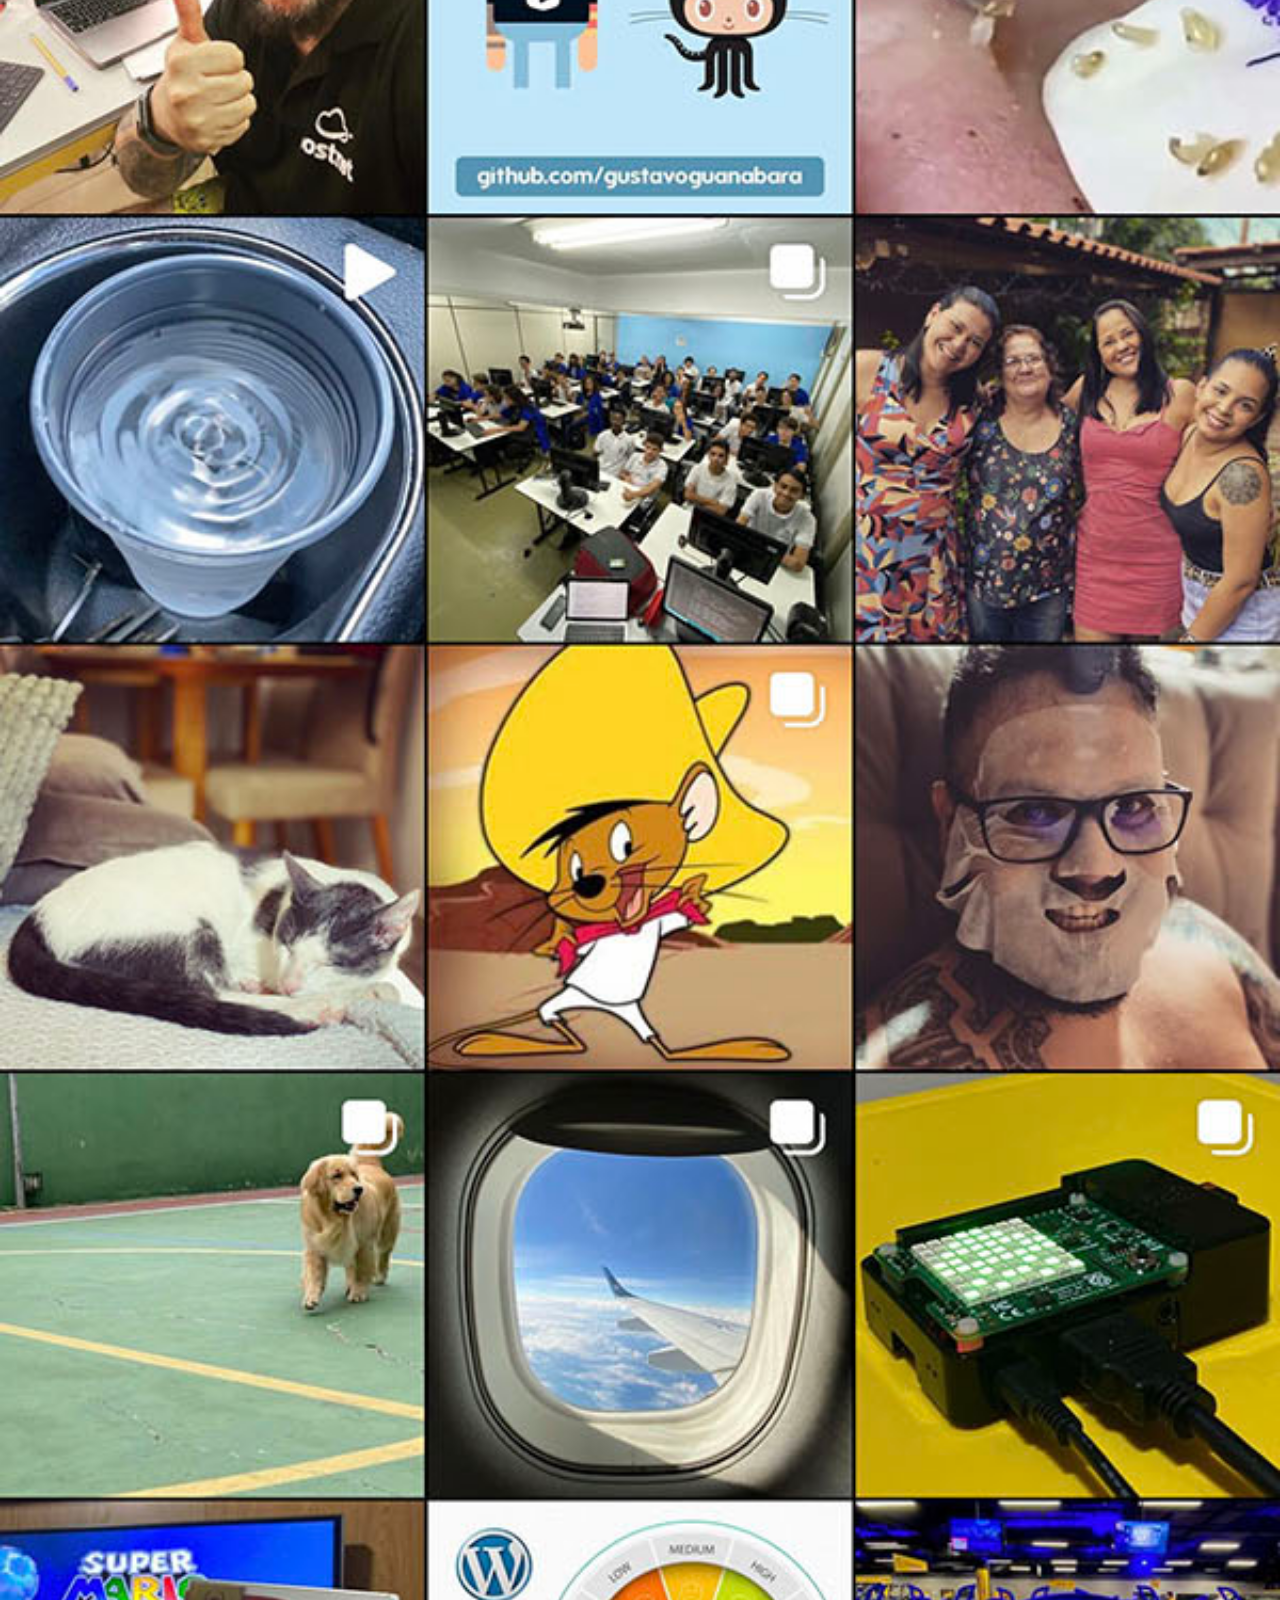
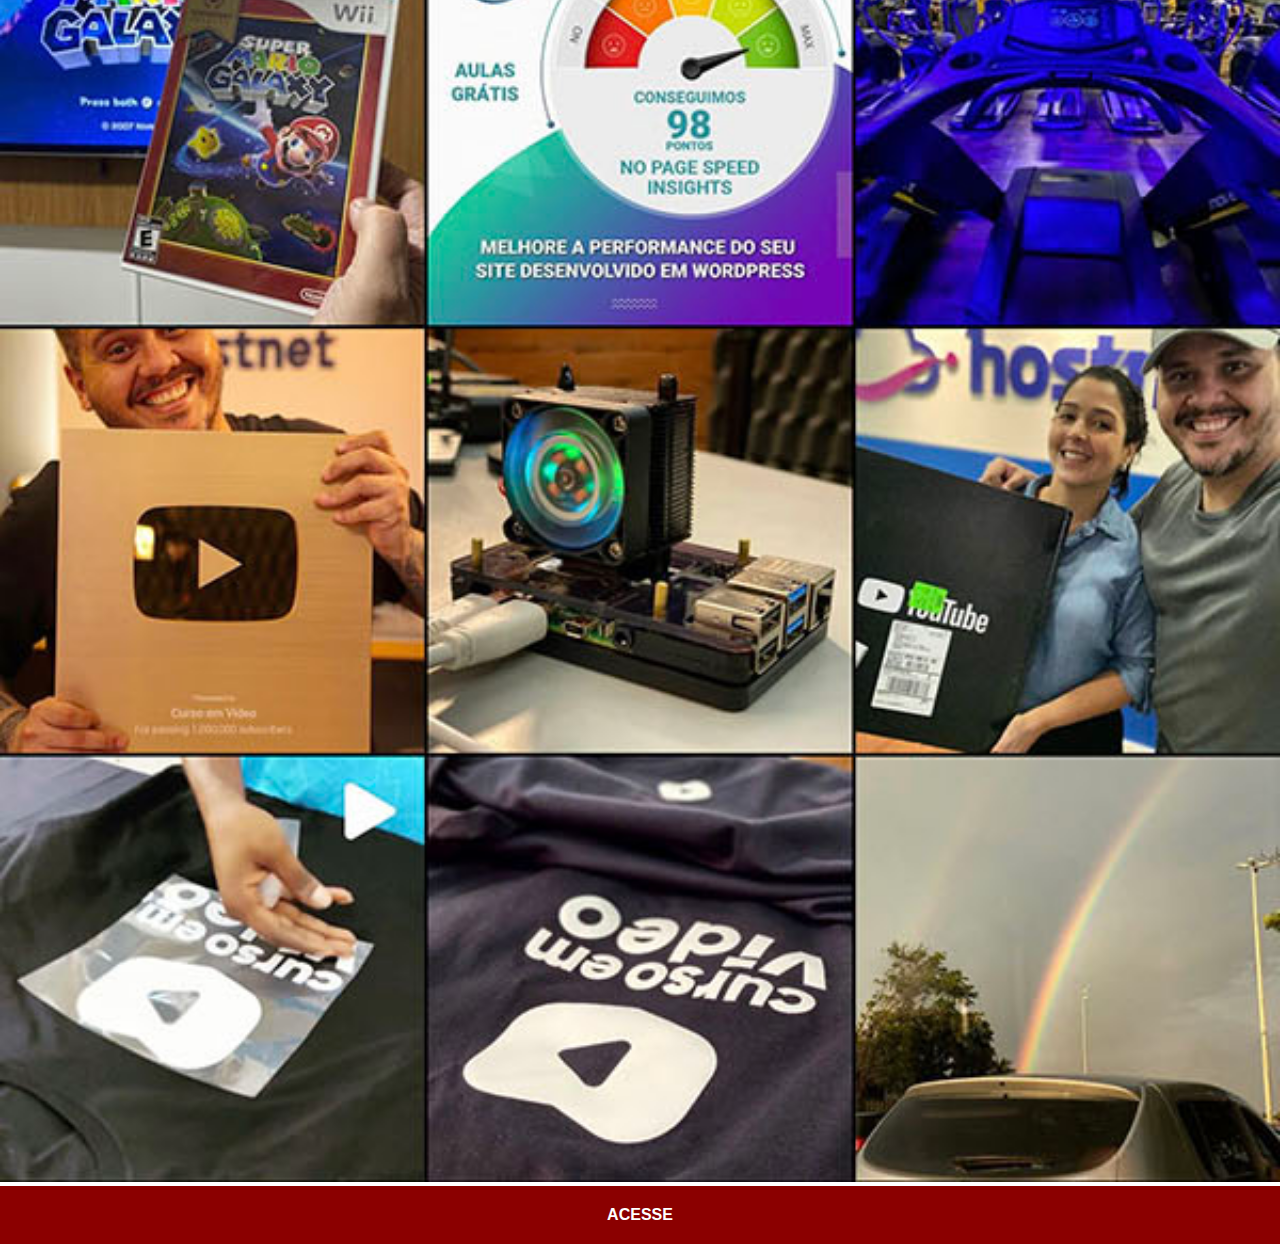
<file: instagram.html>
<!DOCTYPE html>
<html lang="pt-br">
<head>
    <meta charset="UTF-8">
    <meta name="viewport" content="width=device-width, initial-scale=1.0">
    <title>Instagram</title>
    <link rel="stylesheet" href="estilo/social.css">
</head>
<body>
    <img src="imagens/tela-instagram.jpg" alt="Instagram">
    <a href="https://www.instagram.com/" target="_blank">ACESSE</a>
</body>
</html>
</file>
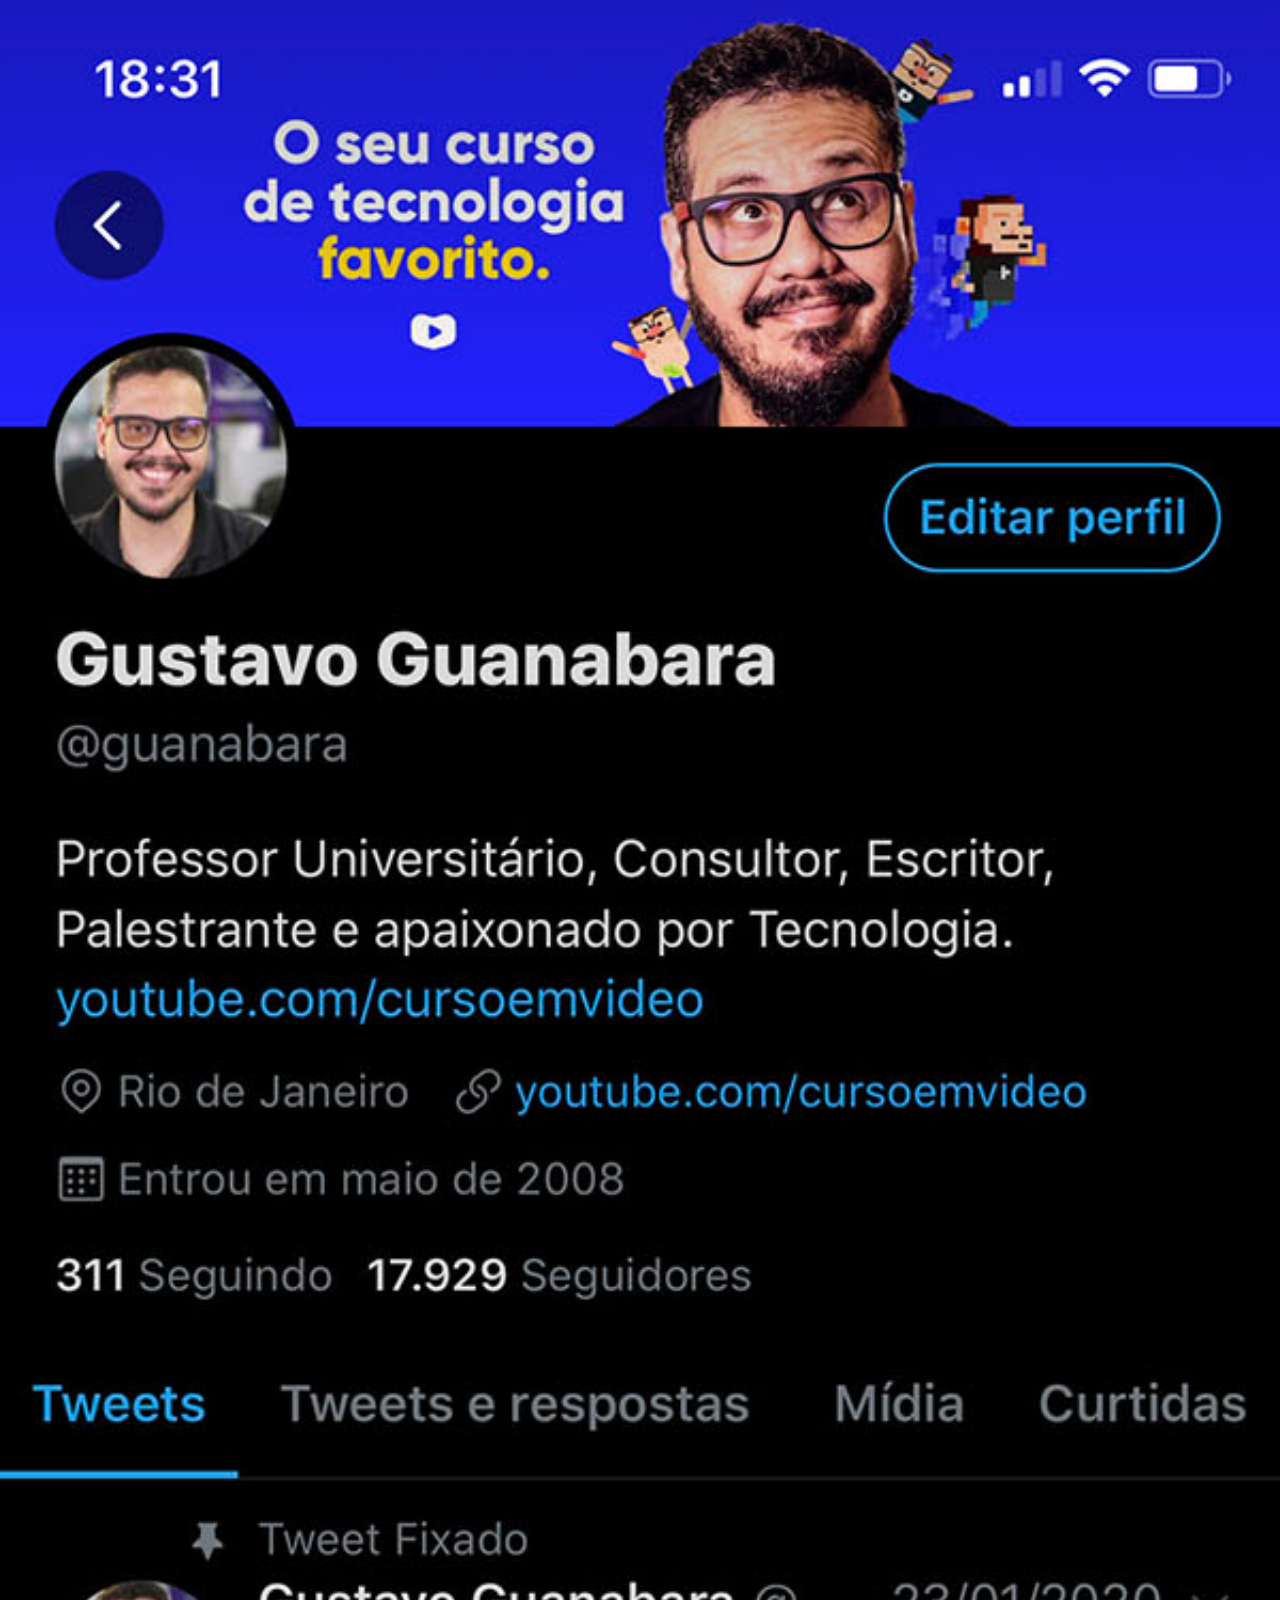
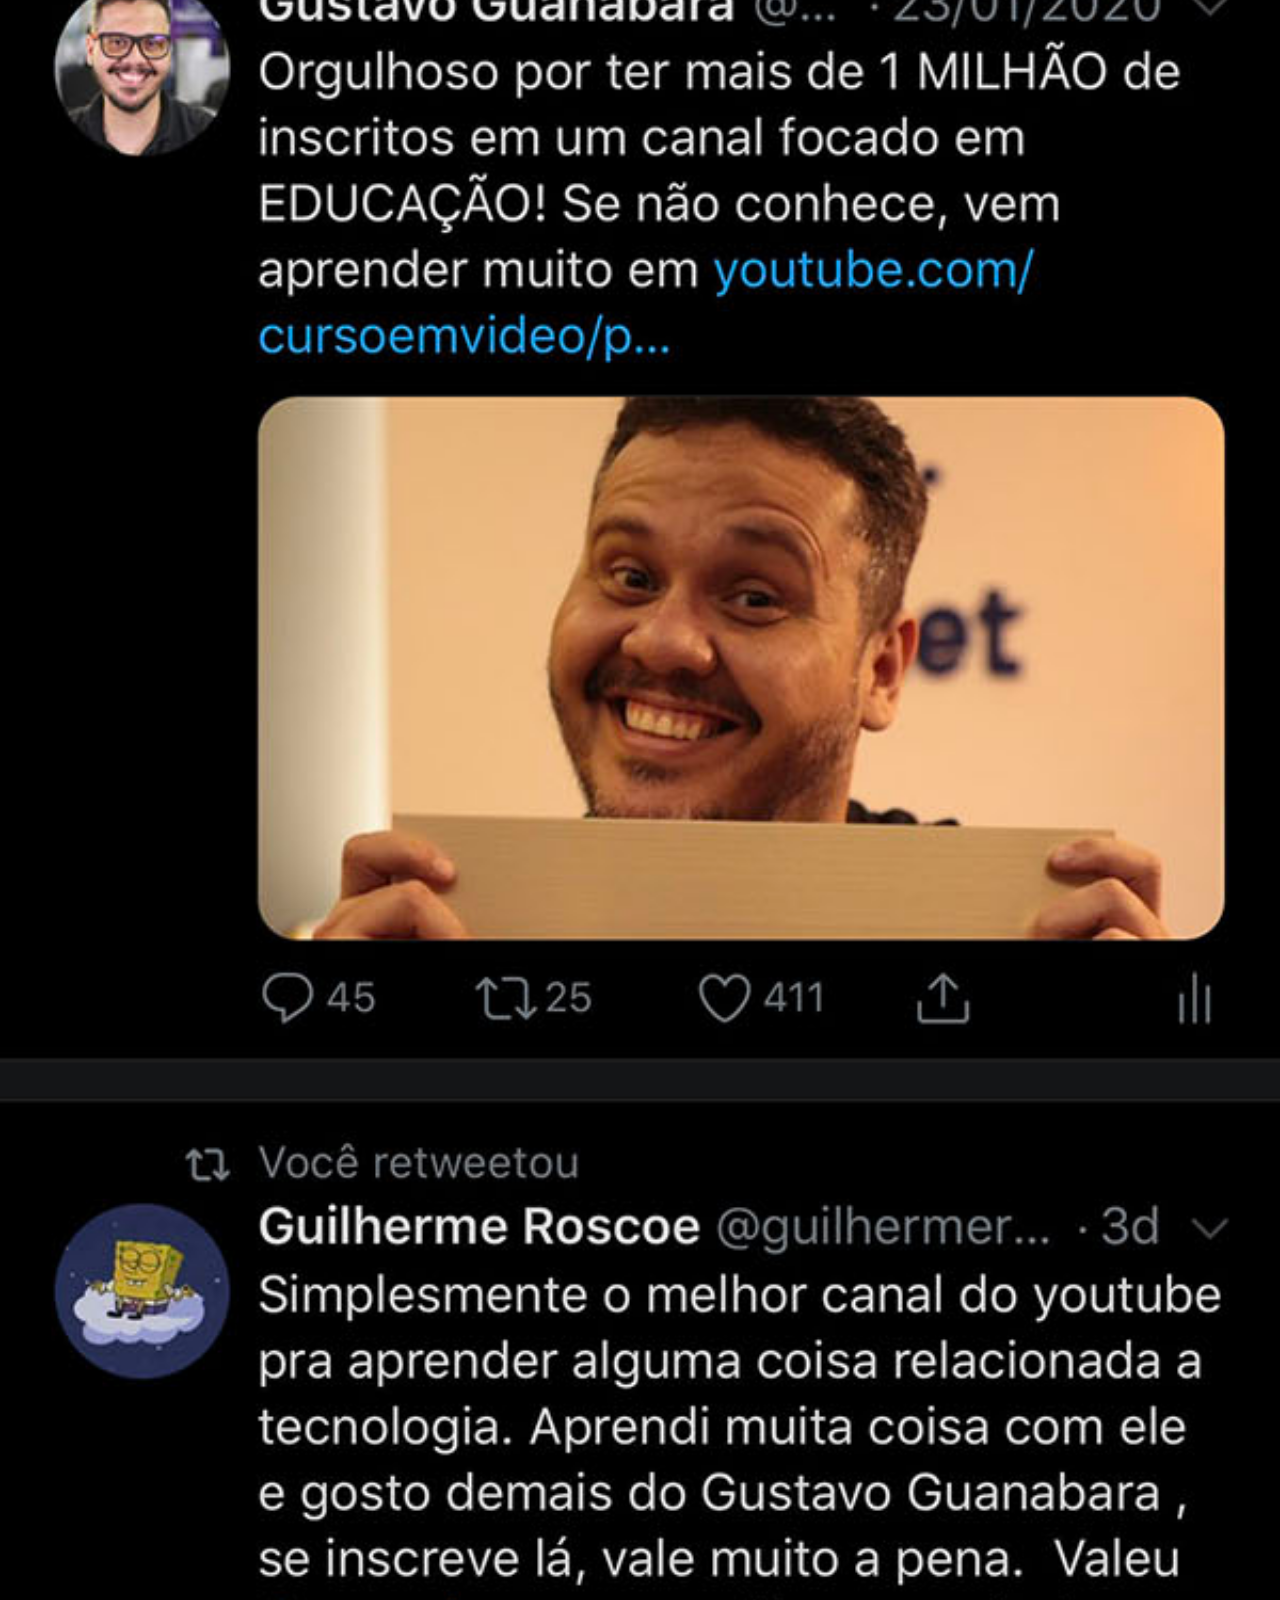
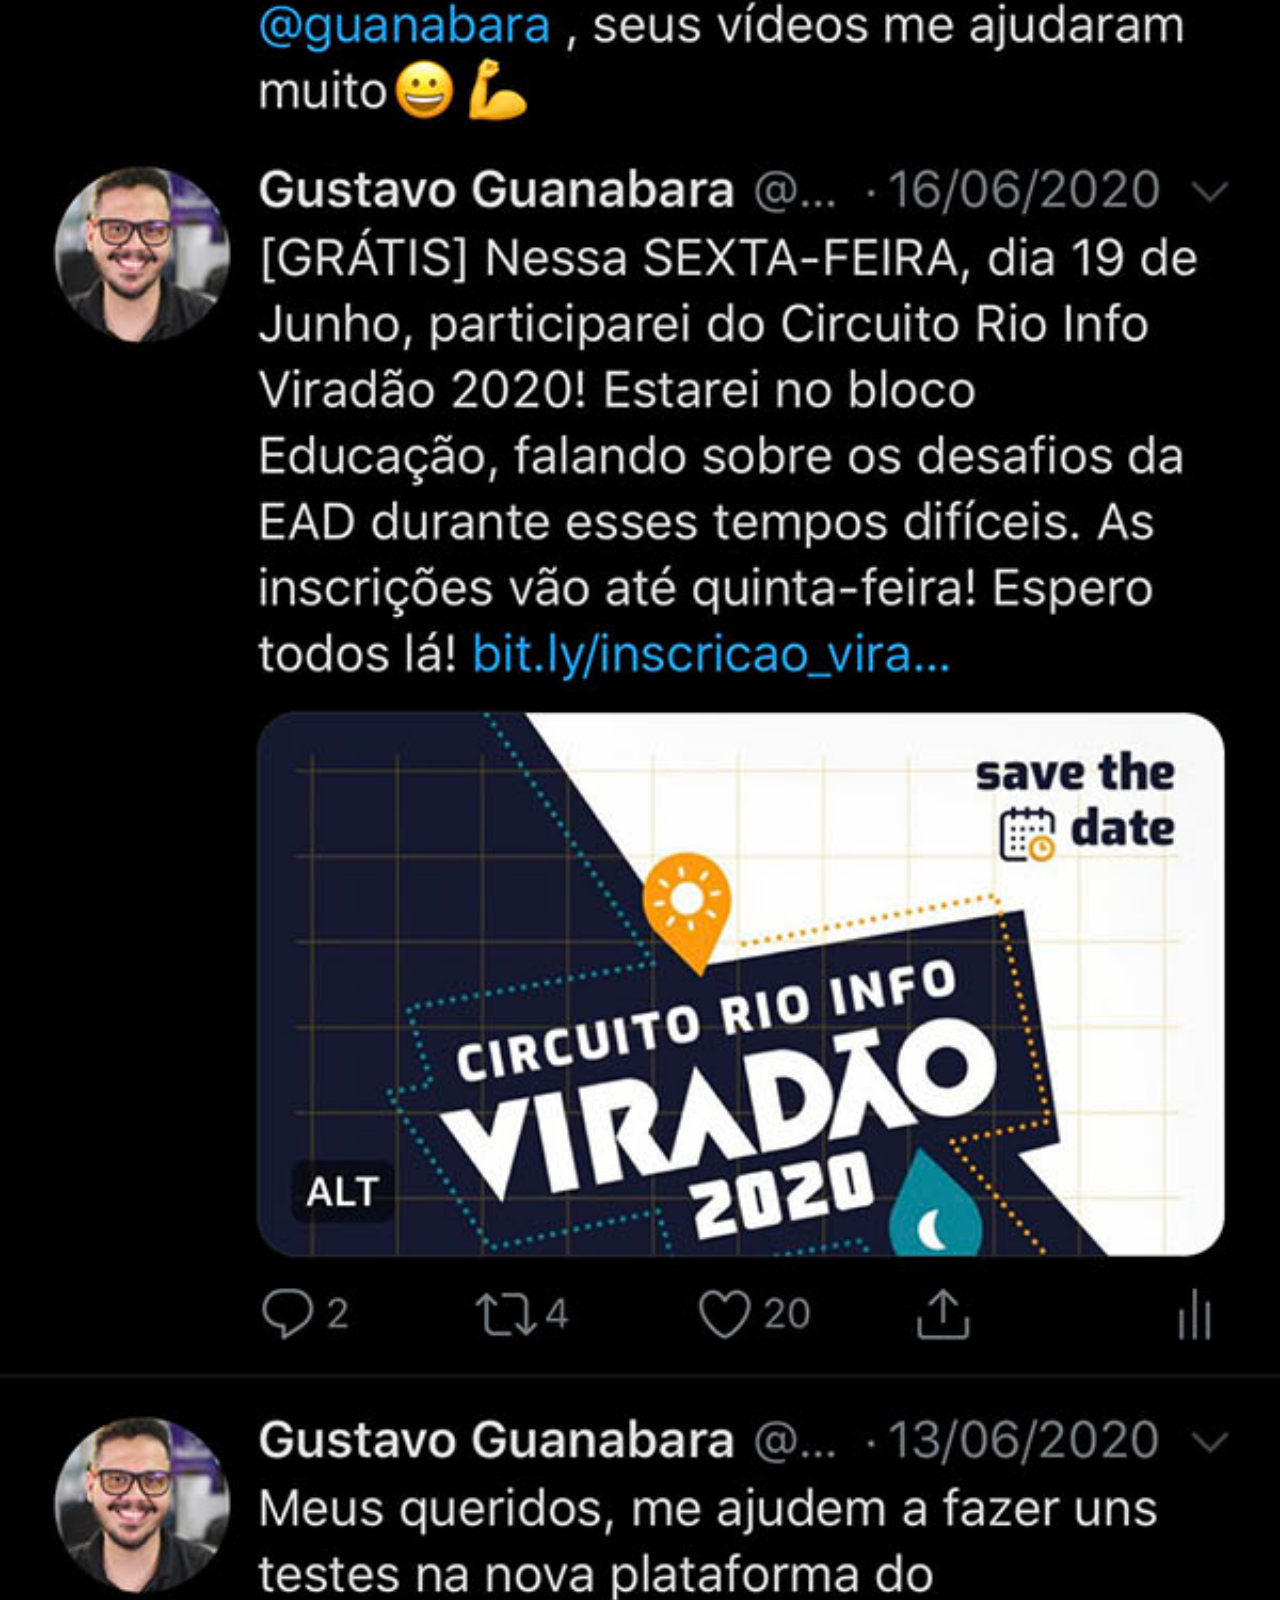
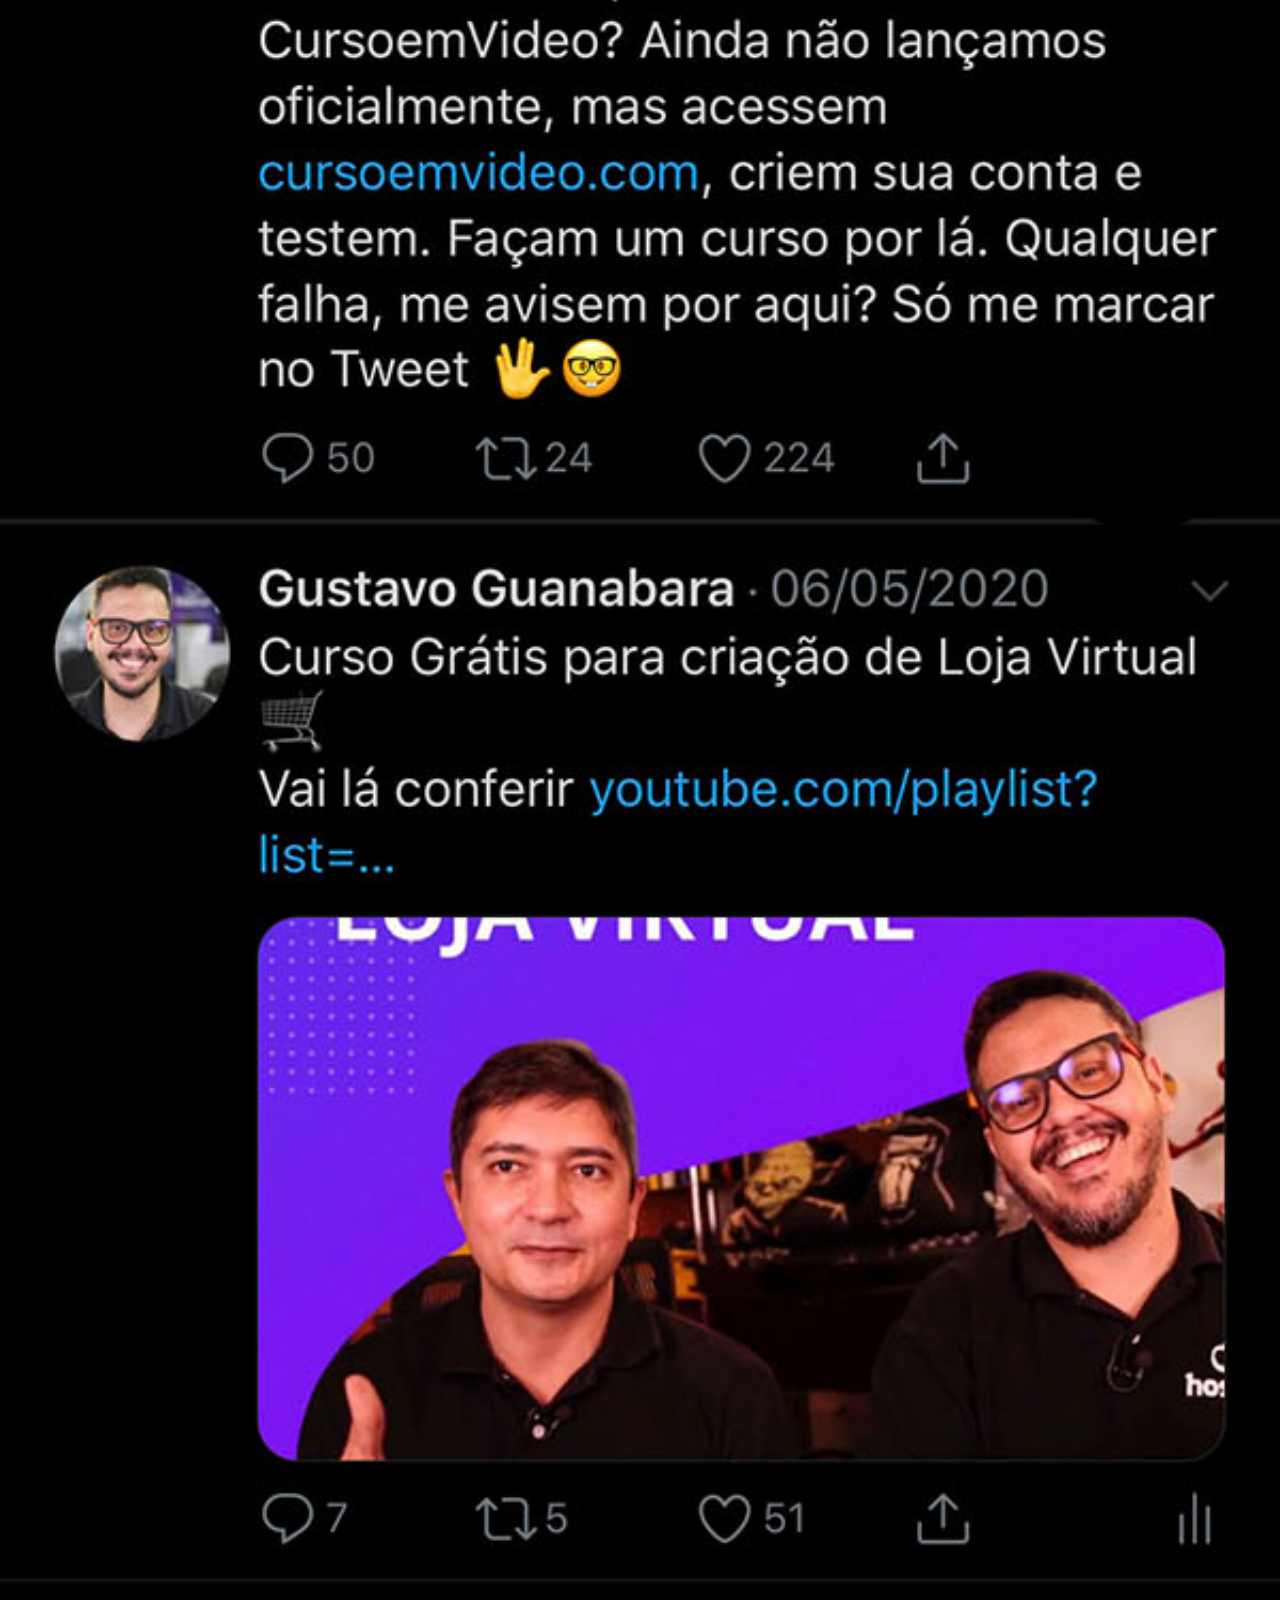
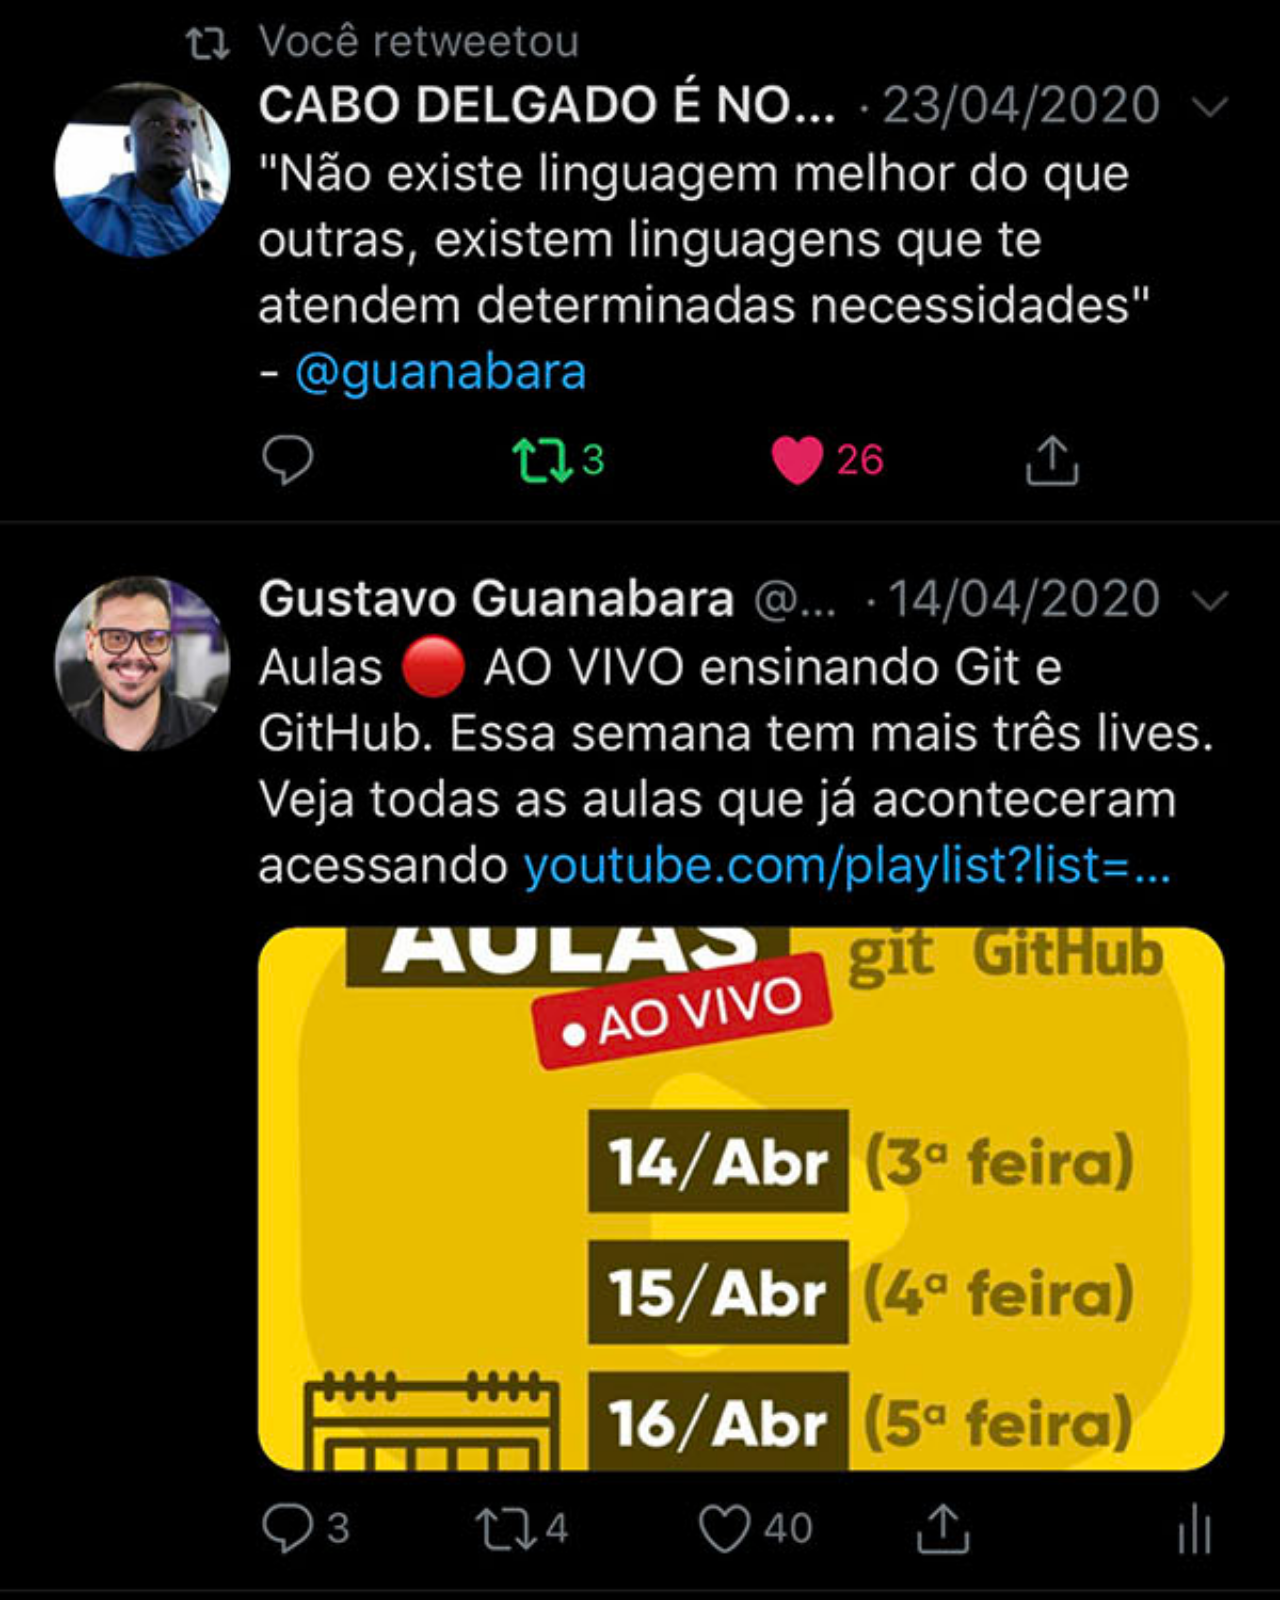
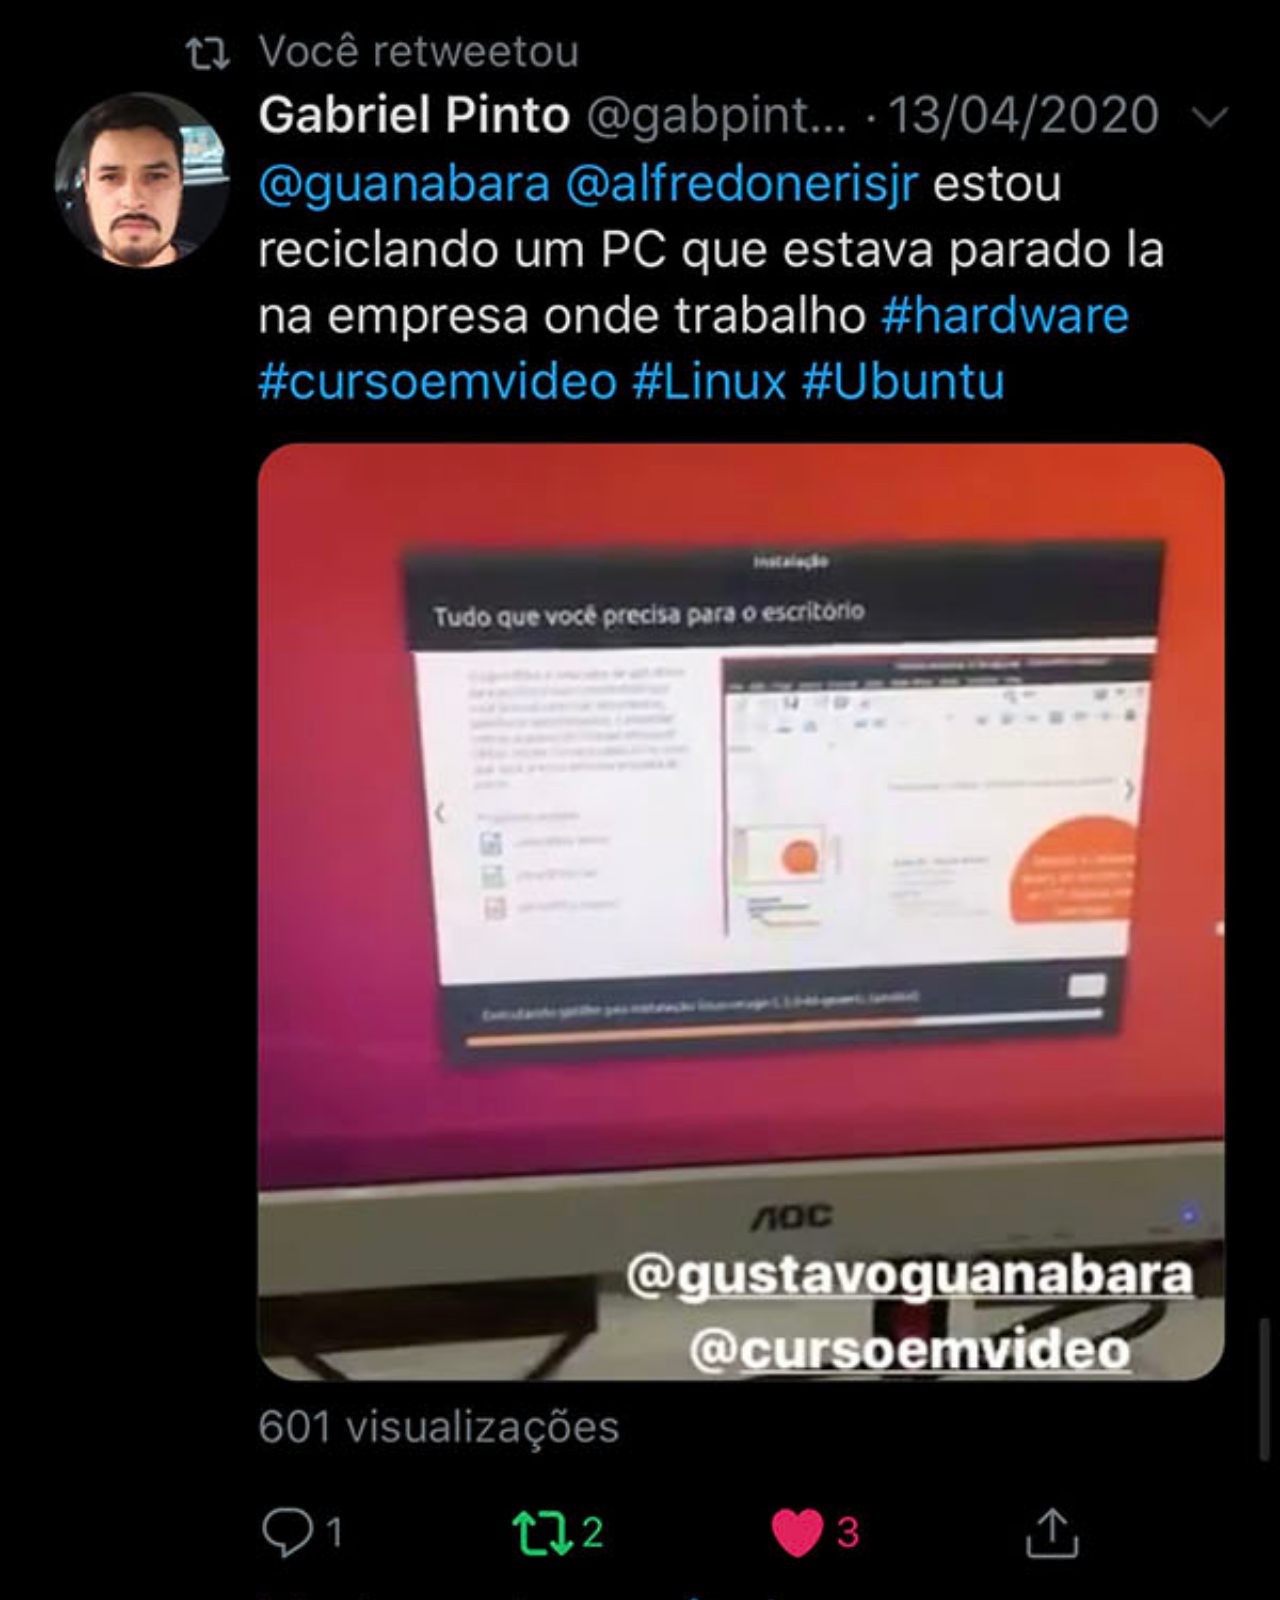
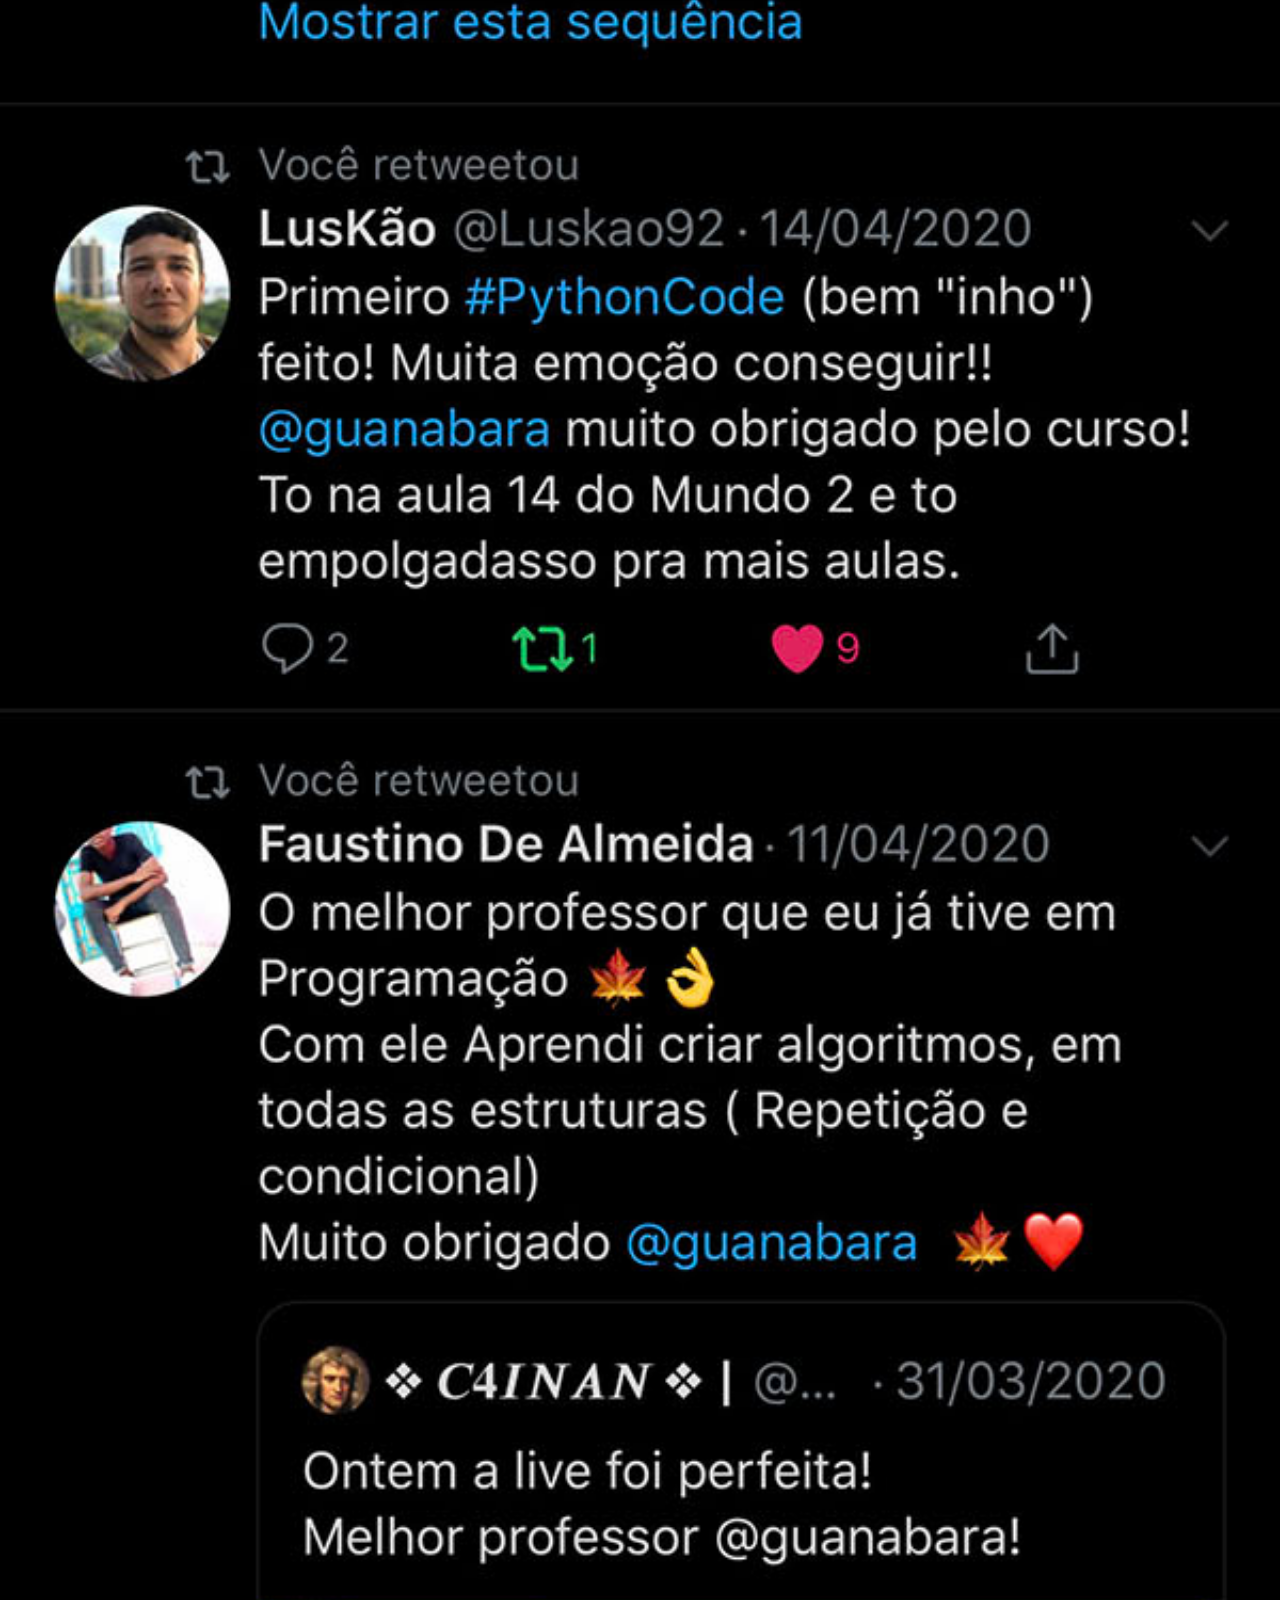
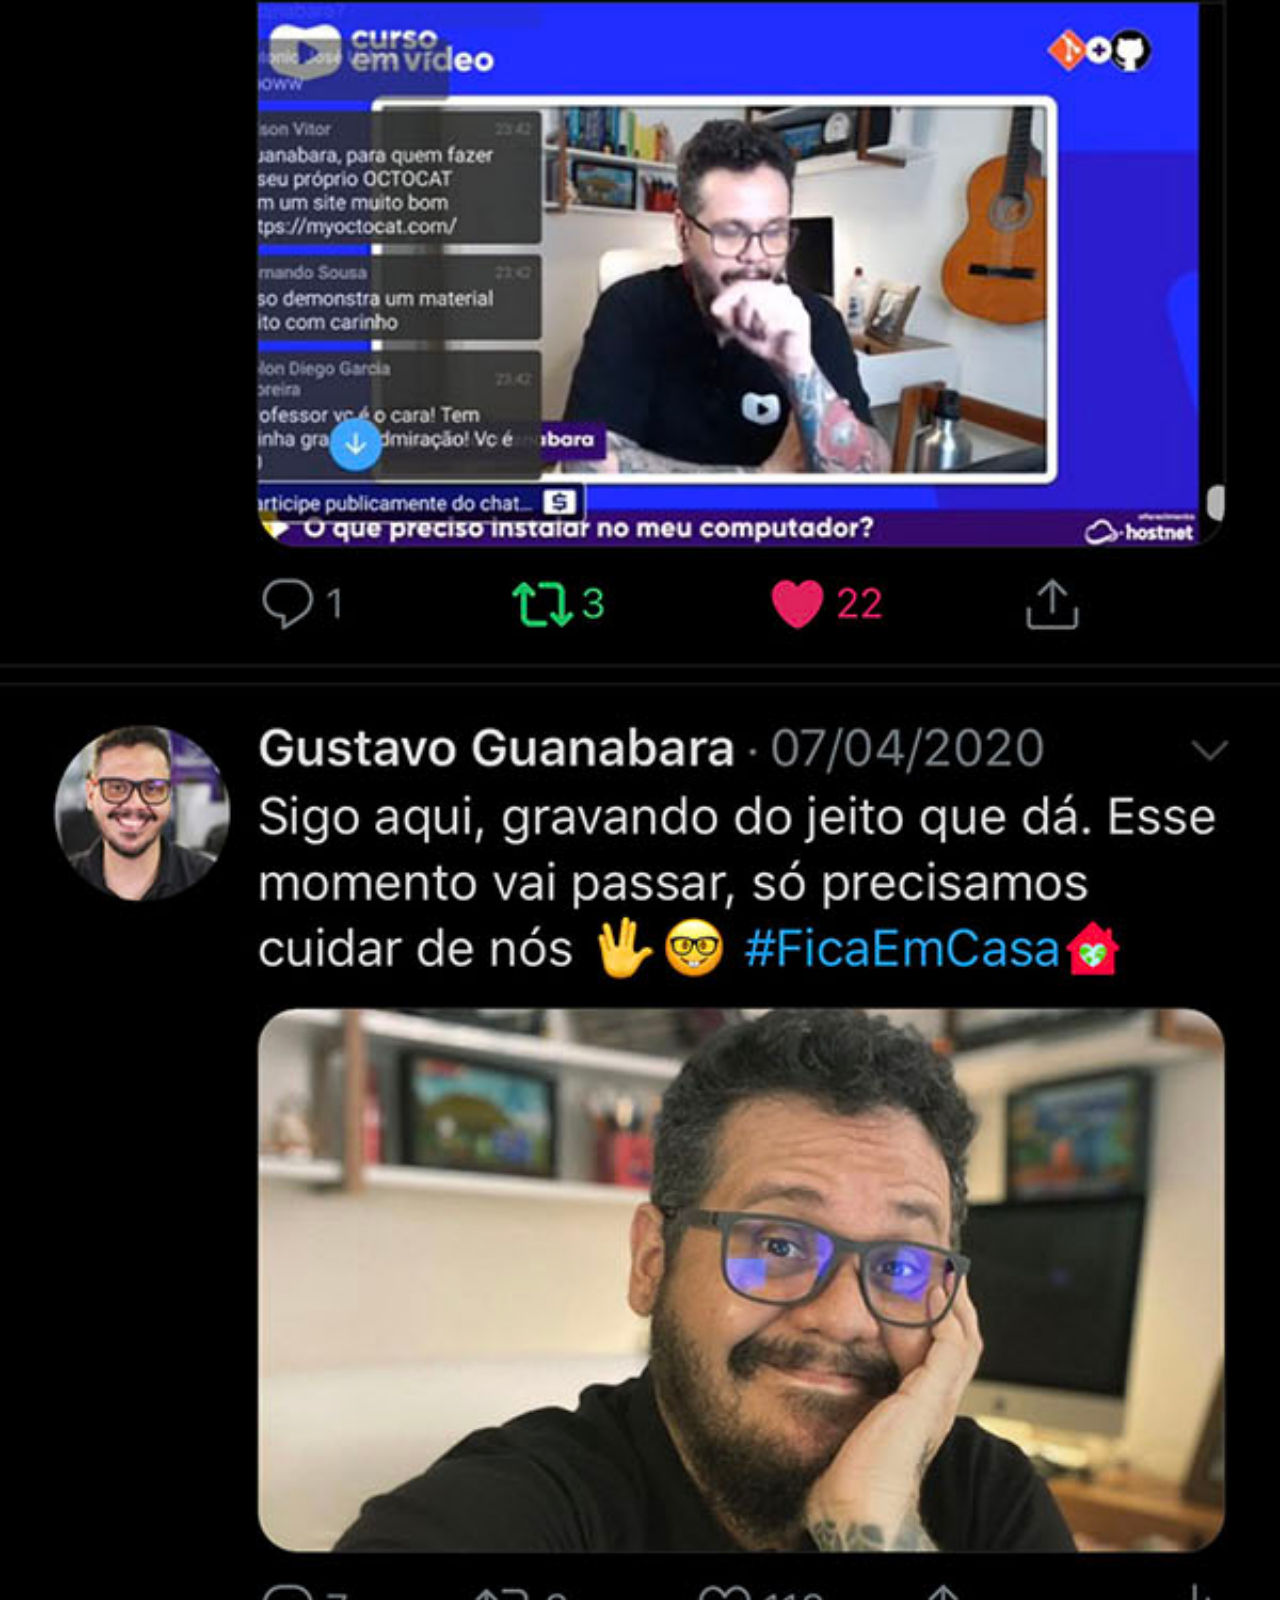
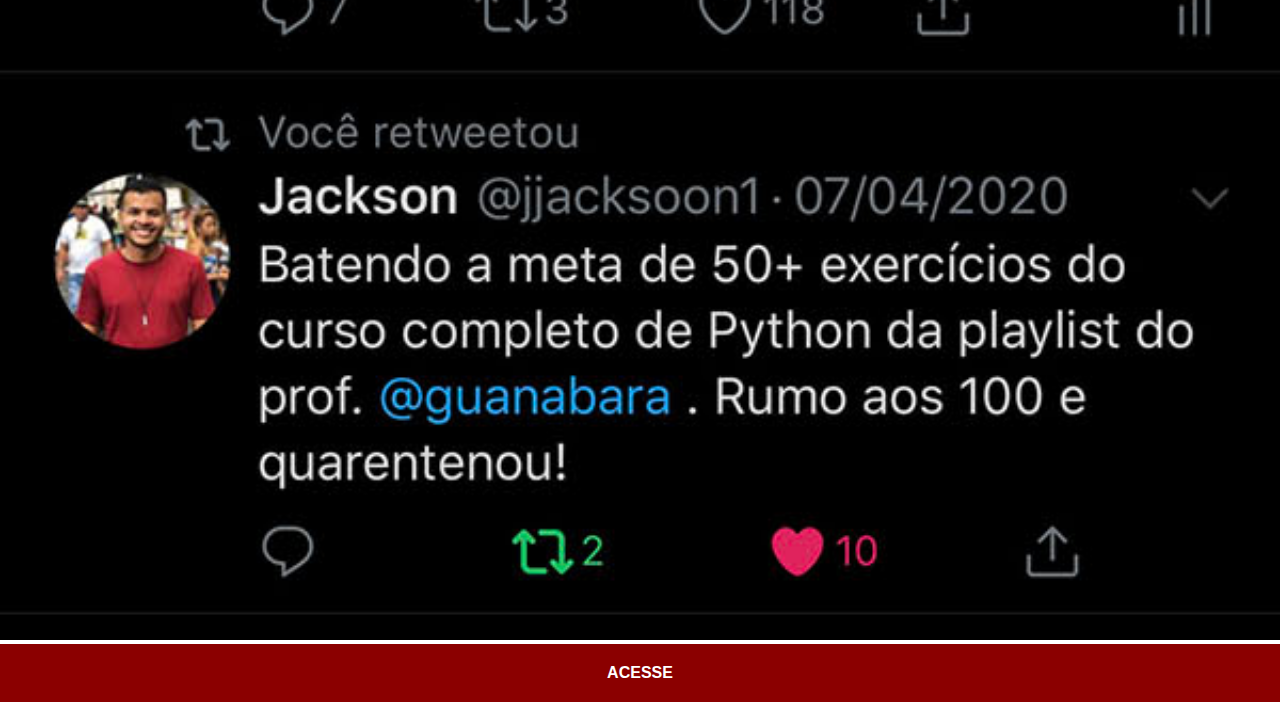
<file: twitter.html>
<!DOCTYPE html>
<html lang="pt-br">
<head>
    <meta charset="UTF-8">
    <meta name="viewport" content="width=device-width, initial-scale=1.0">
    <title>Twitter</title>
    <link rel="stylesheet" href="estilo/social.css">
</head>
<body>
    <img src="imagens/tela-twitter.jpg" alt="Twitter">
    <a href="https://twitter.com/" target="_blank">ACESSE</a>
</body>
</html>
</file>
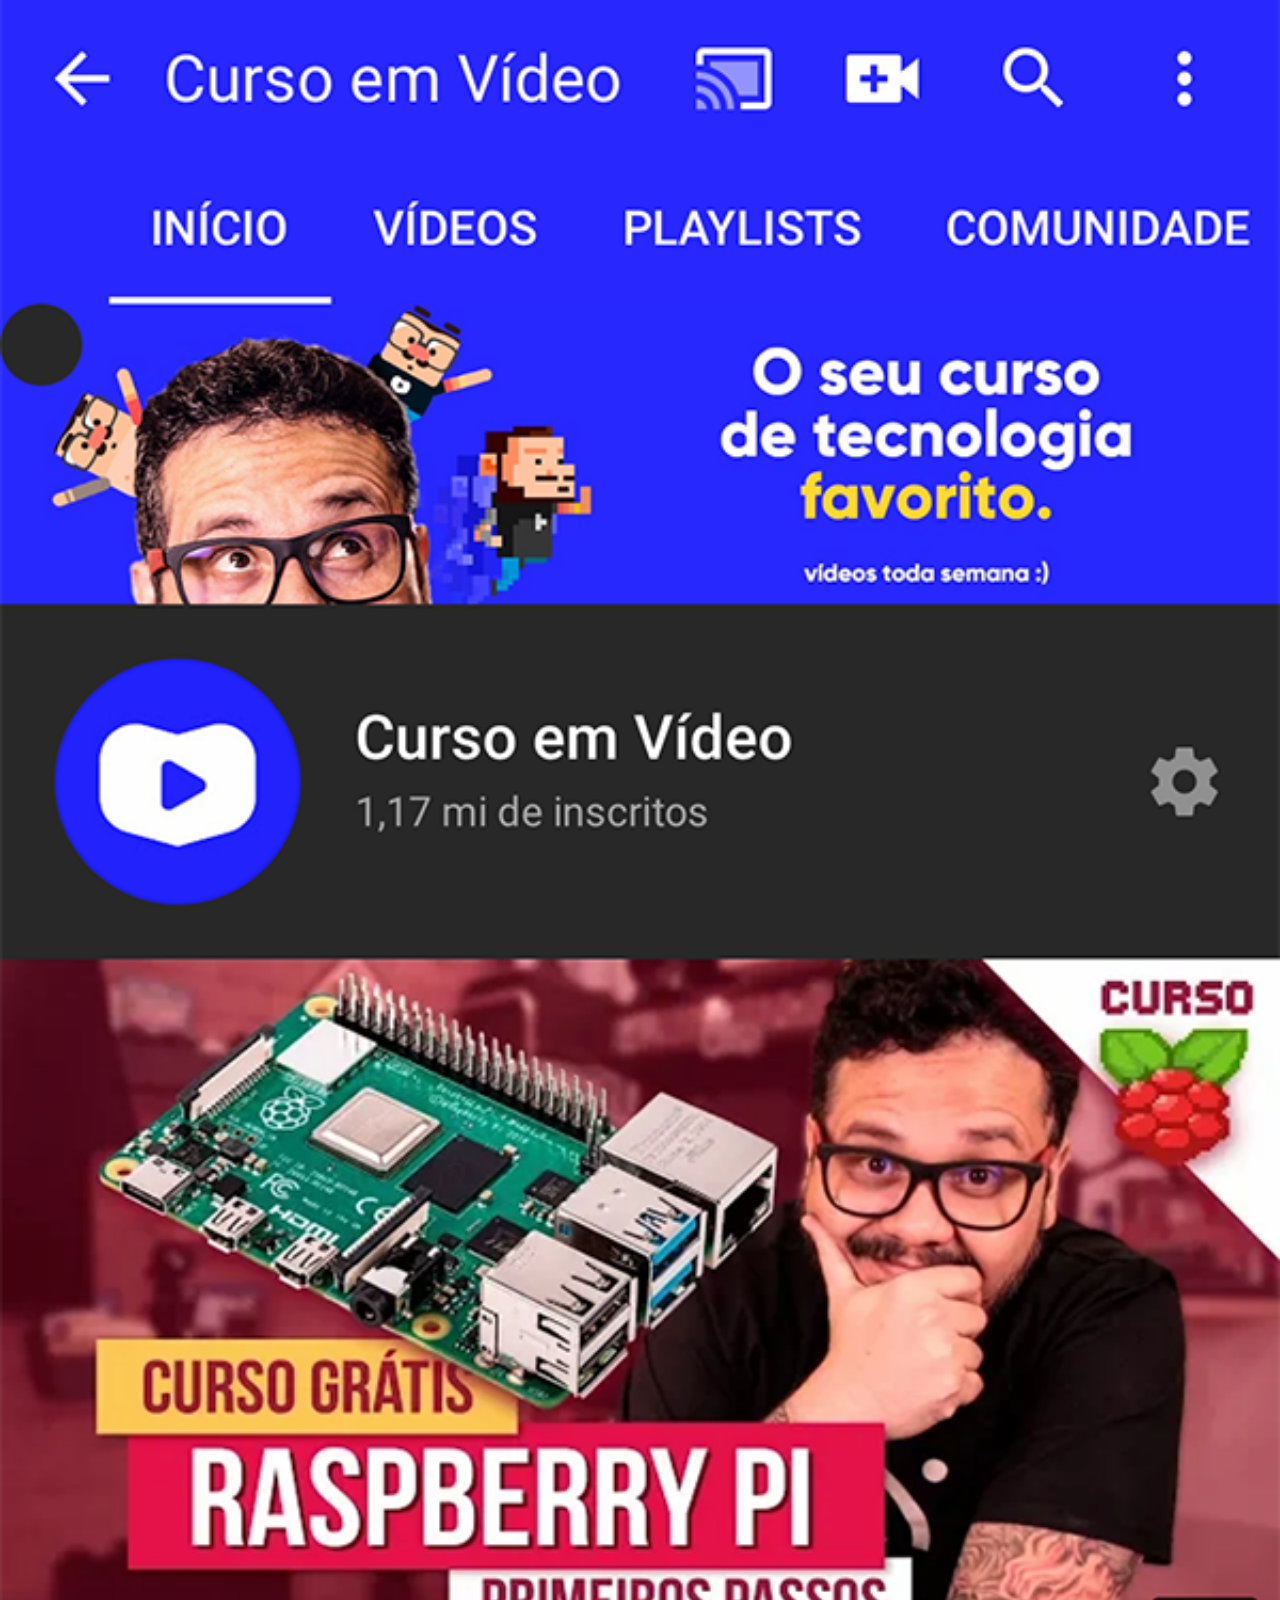
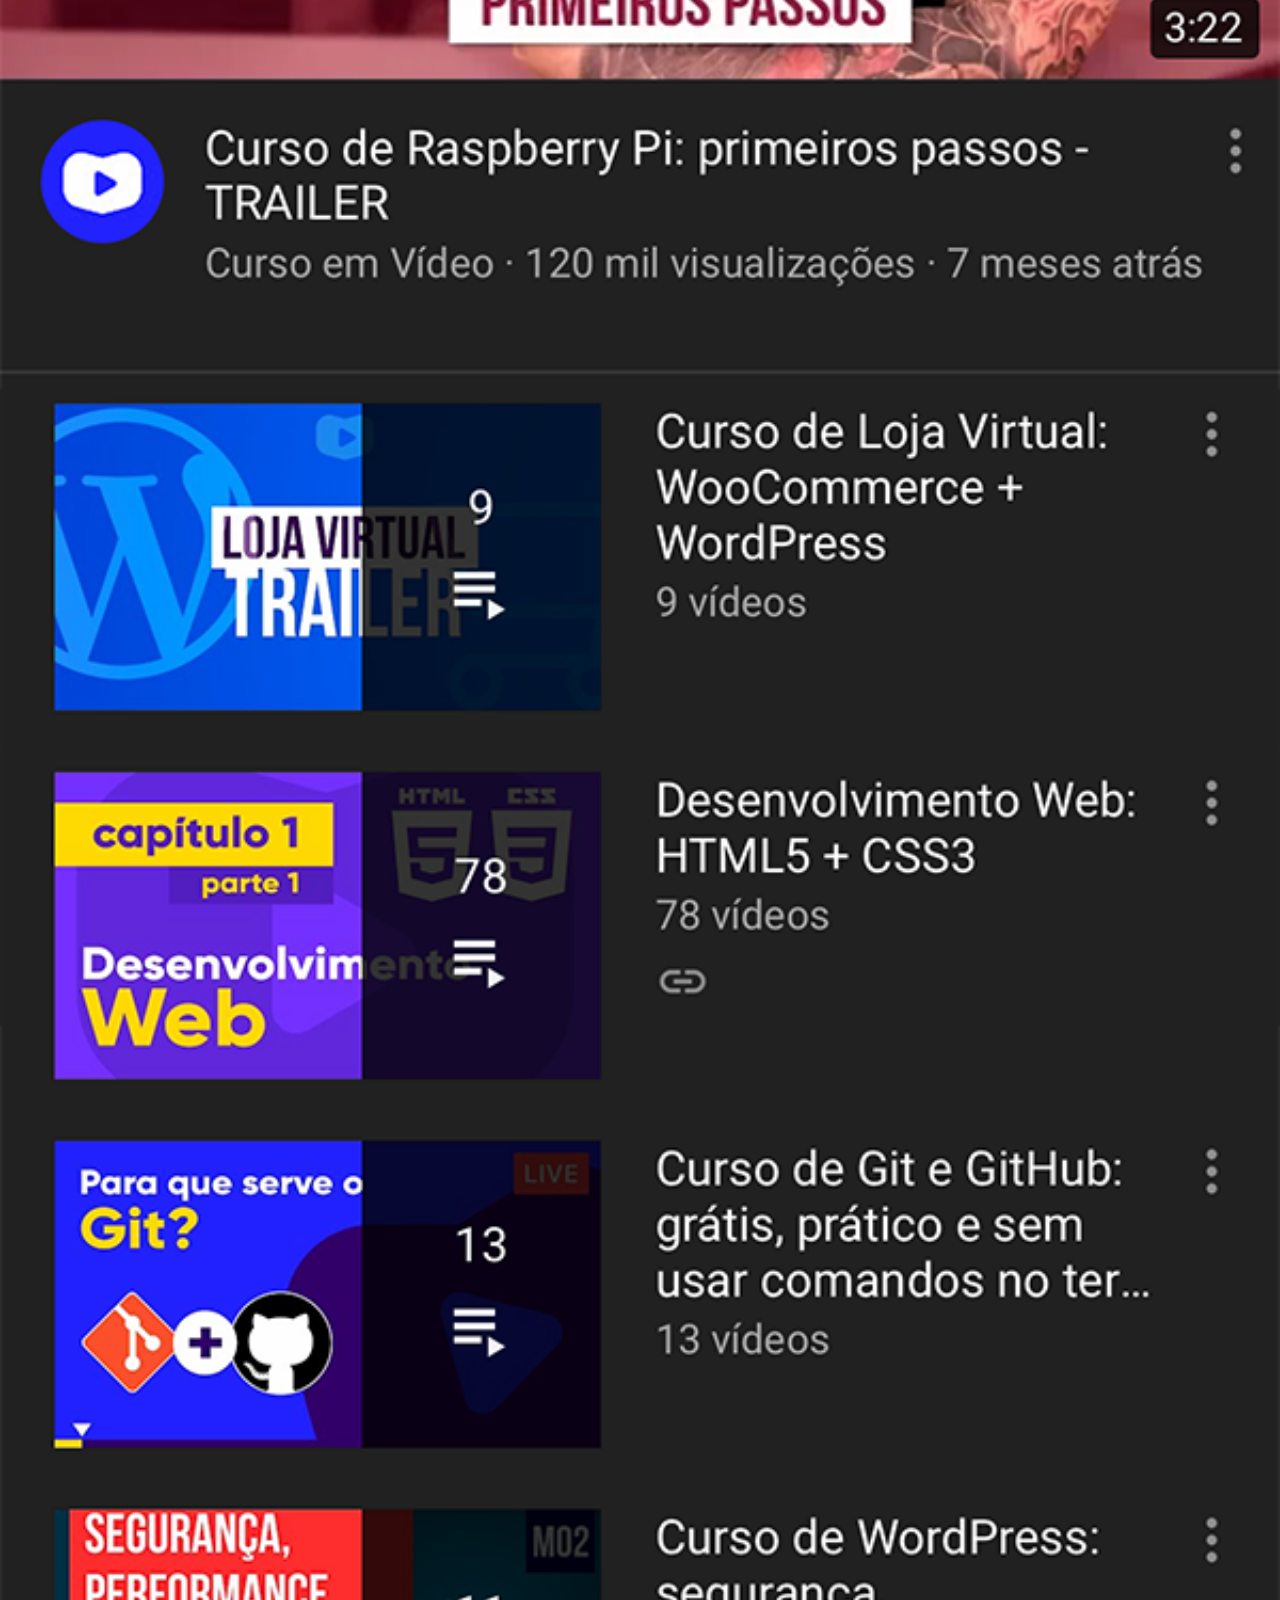
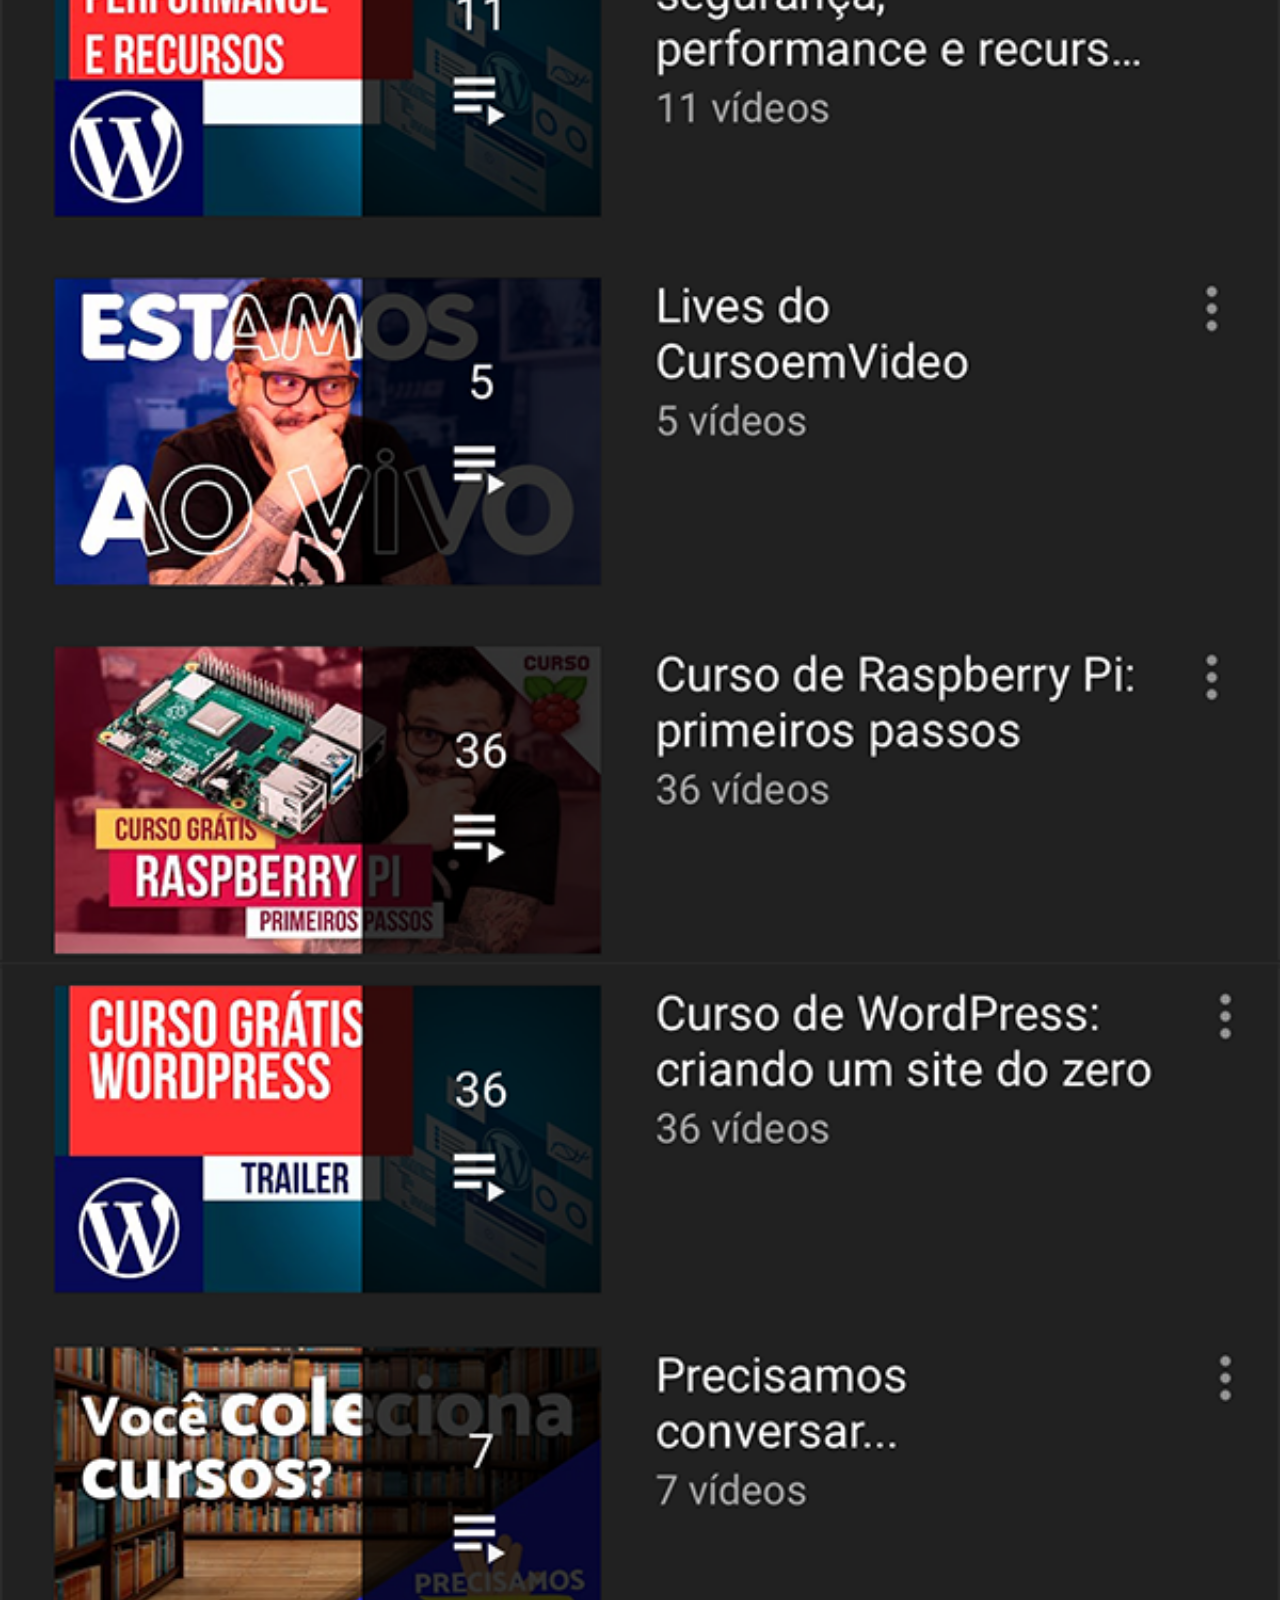
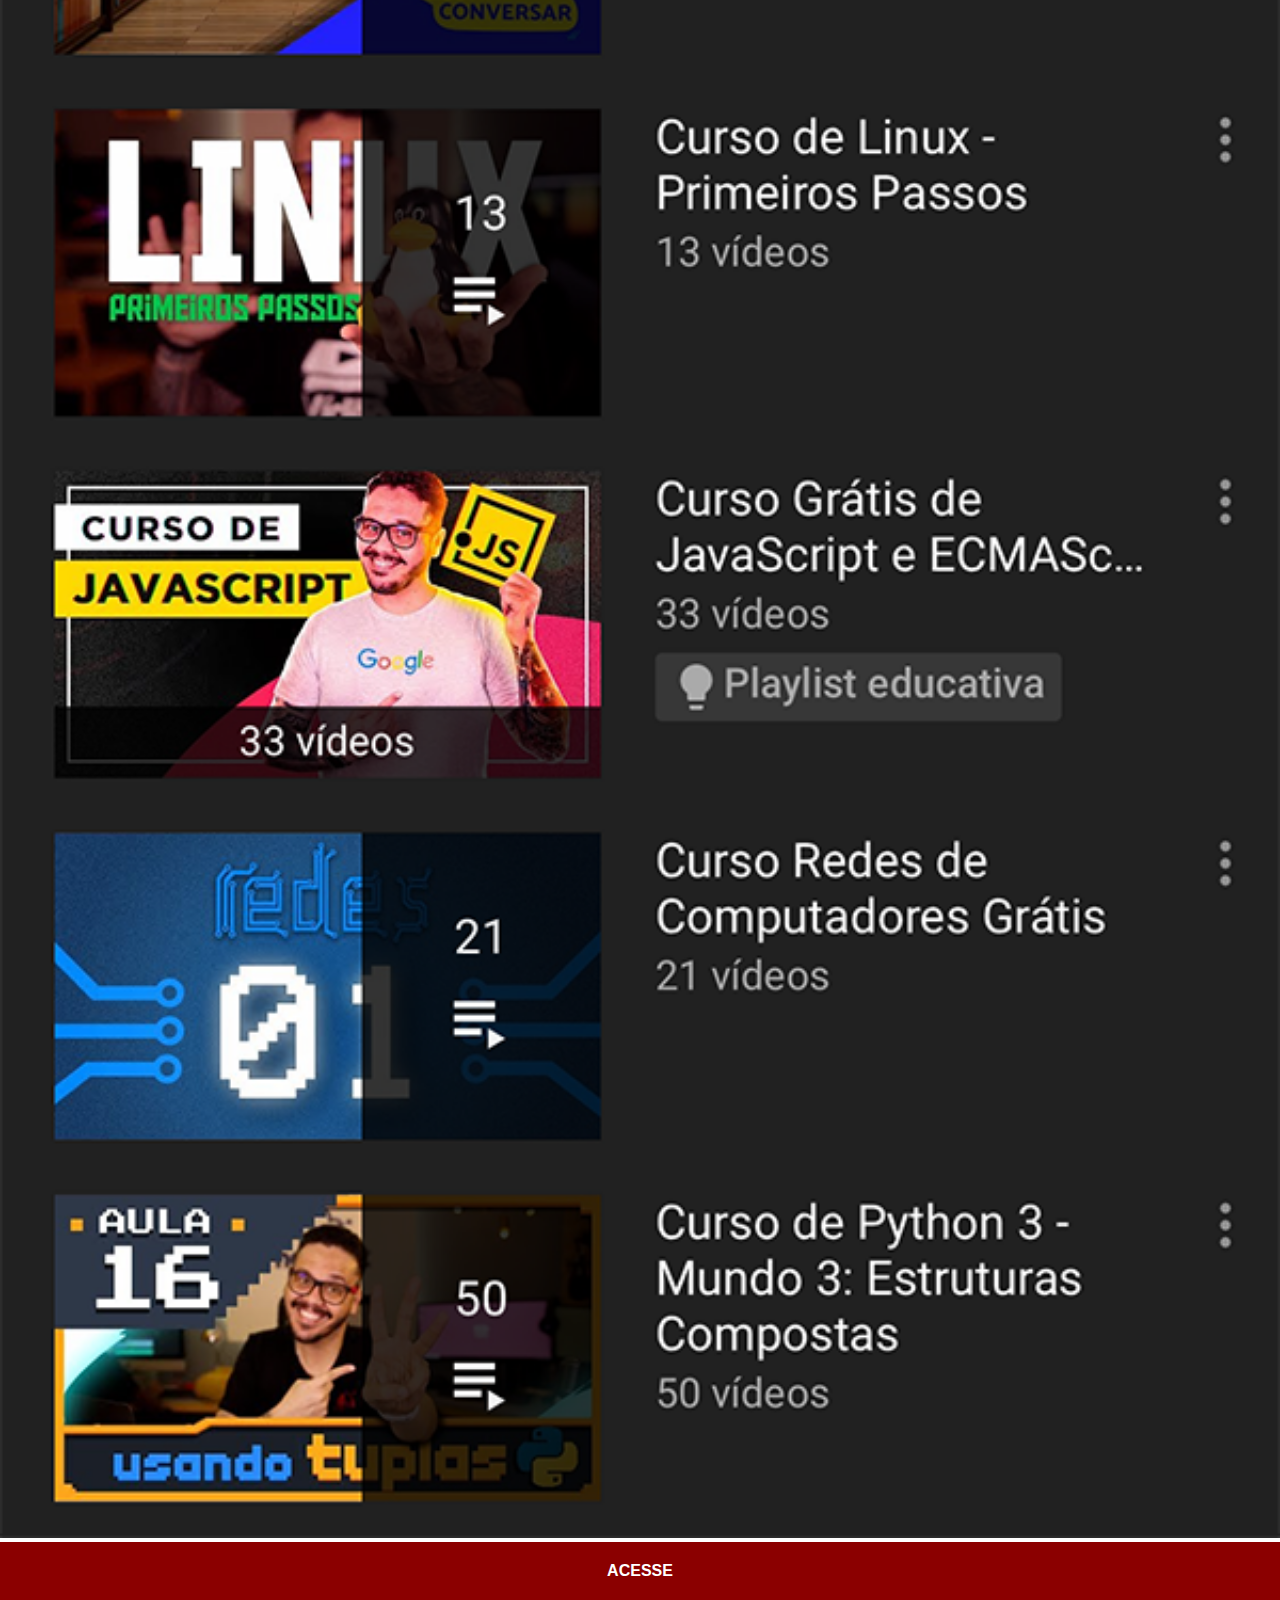
<file: youtube.html>
<!DOCTYPE html>
<html lang="pt-br">
<head>
    <meta charset="UTF-8">
    <meta name="viewport" content="width=device-width, initial-scale=1.0">
    <title>YouTube</title>
    <link rel="stylesheet" href="estilo/social.css">
</head>
<body>
    <img src="imagens/tela-youtube.png" alt="YouTube">
    <a href="https://www.youtube.com/"  target="_blank">ACESSE</a>
</body>
</html>
</file>
<file: estilo/style.css>
@charset "UTF-8";

*{
    margin: 0px;
    padding: 0px;
    font-family: Arial, Helvetica, sans-serif;
}

html, body{
    height: 100vh;
    width: 100%;
    background-color: black;
}

body{
    background: url(../imagens/fundo-madeira.jpg) no-repeat top center;
    background-size: cover;
    background-attachment: fixed;
}

main{
    position: relative;
    height: 100vh;
    width: 100%;
}

section#telefone{
    position: absolute;
    top: 50%;
    left: 50%;
    transform: translate(-50%,-50%);
    height: 627px;
    width: 311px;
    background: url(../imagens/frame-iphone.png) no-repeat;
}

iframe#tela{
    position: relative;
    top: 80px;
    left: 22px;
    height: 471px;
    width: 267px;
}

section#redes-sociais{
    text-align: right;
}

section#redes-sociais img{
    width: 50px;
    margin: 10px;
    border-radius: 50%;
    box-shadow: 2px 2px 5px rgba(0, 0, 0, 0.539);
    box-sizing: border-box;

}

section#redes-sociais img:hover{
    border: 2px solid rgba(255, 255, 255, 0.600);
    transform: translate(-3px,-3px);
    box-shadow: 5px 5px 10px rgba(0, 0, 0, 0.600);
    transition: transform .2s, border 0.5s;
}
</file>
<file: estilo/social.css>
@charset "UTF-8";

*{
    margin: 0px;
    padding: 0px;
    font-family: Arial, Helvetica, sans-serif;
}

::-webkit-scrollbar{
    width: 0px;
    height: 0px;
}

img{
    width: 100vw;
}

a{
    display: block;
    background-color: darkred;
    color: white;
    padding: 20px;
    text-align: center;
    font-weight: bolder;
    text-decoration: none;
}

a:hover{
    background-color: red;
}
</file>
